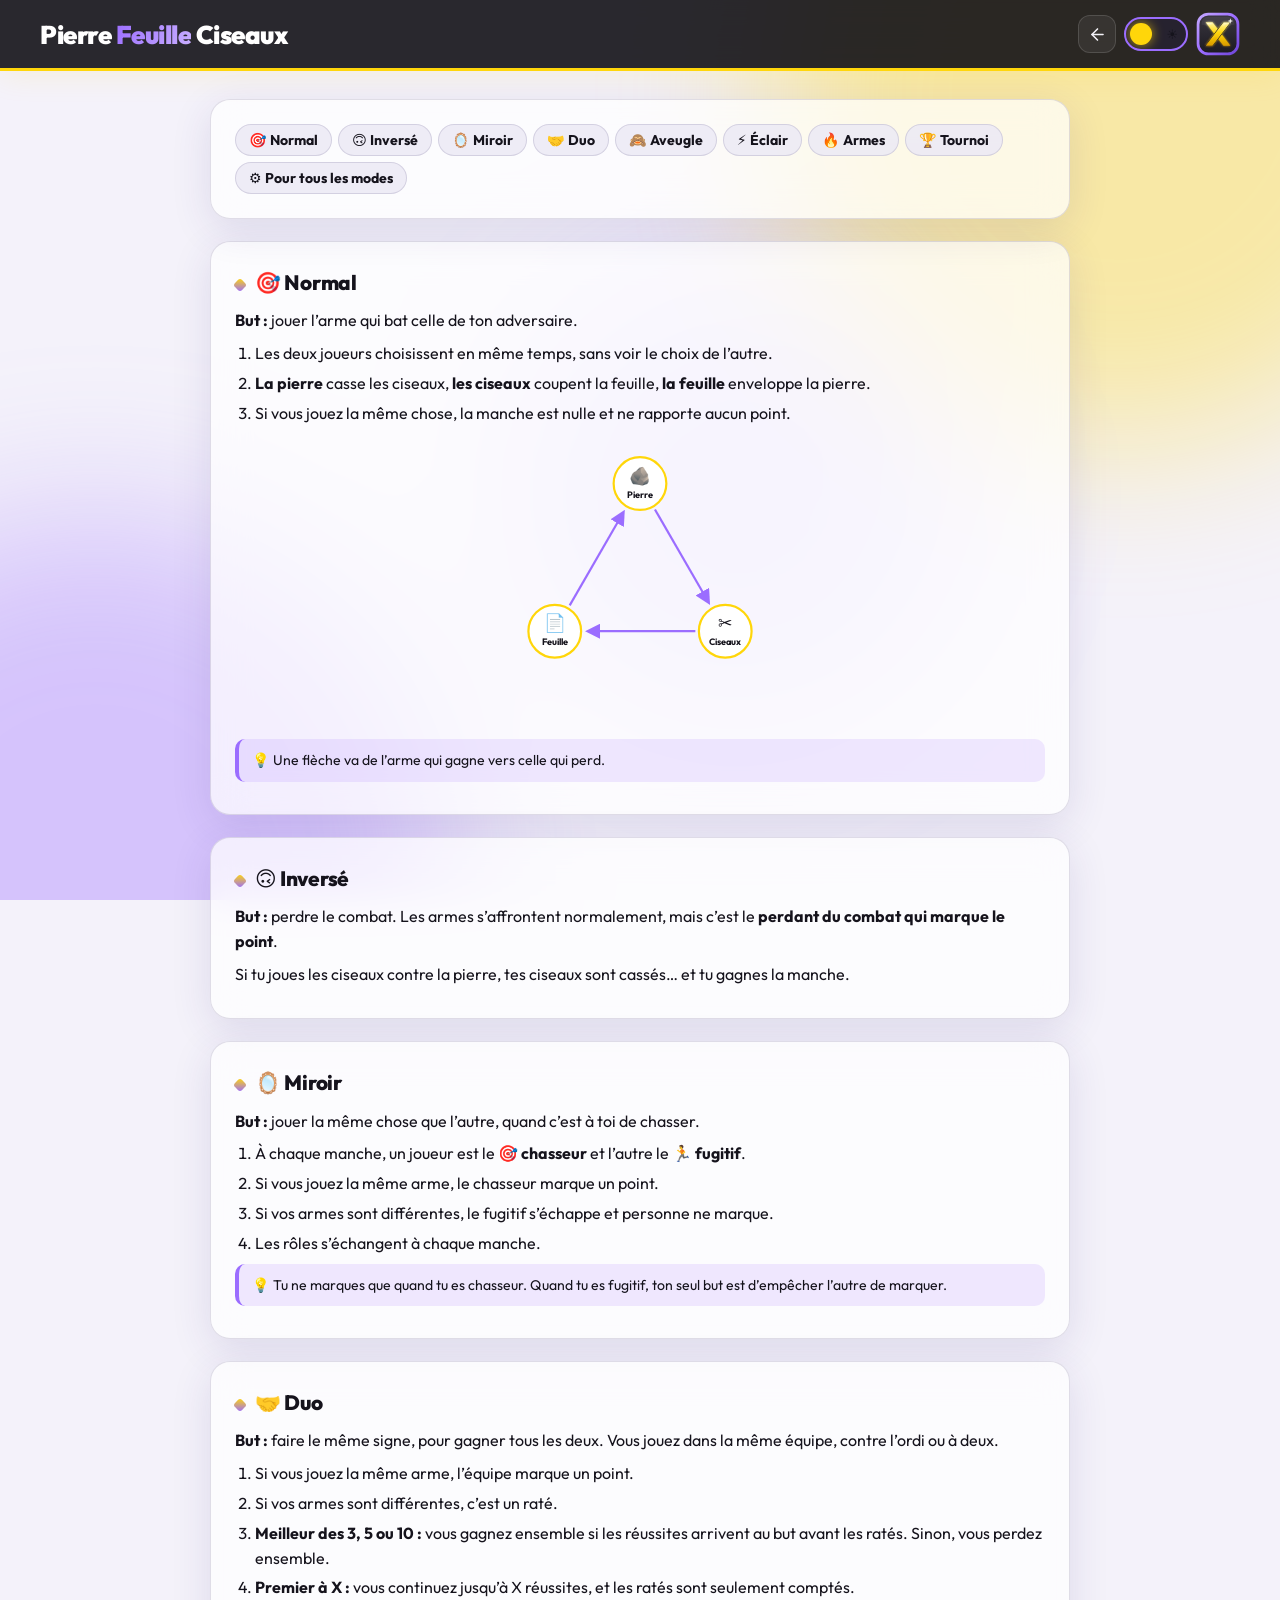
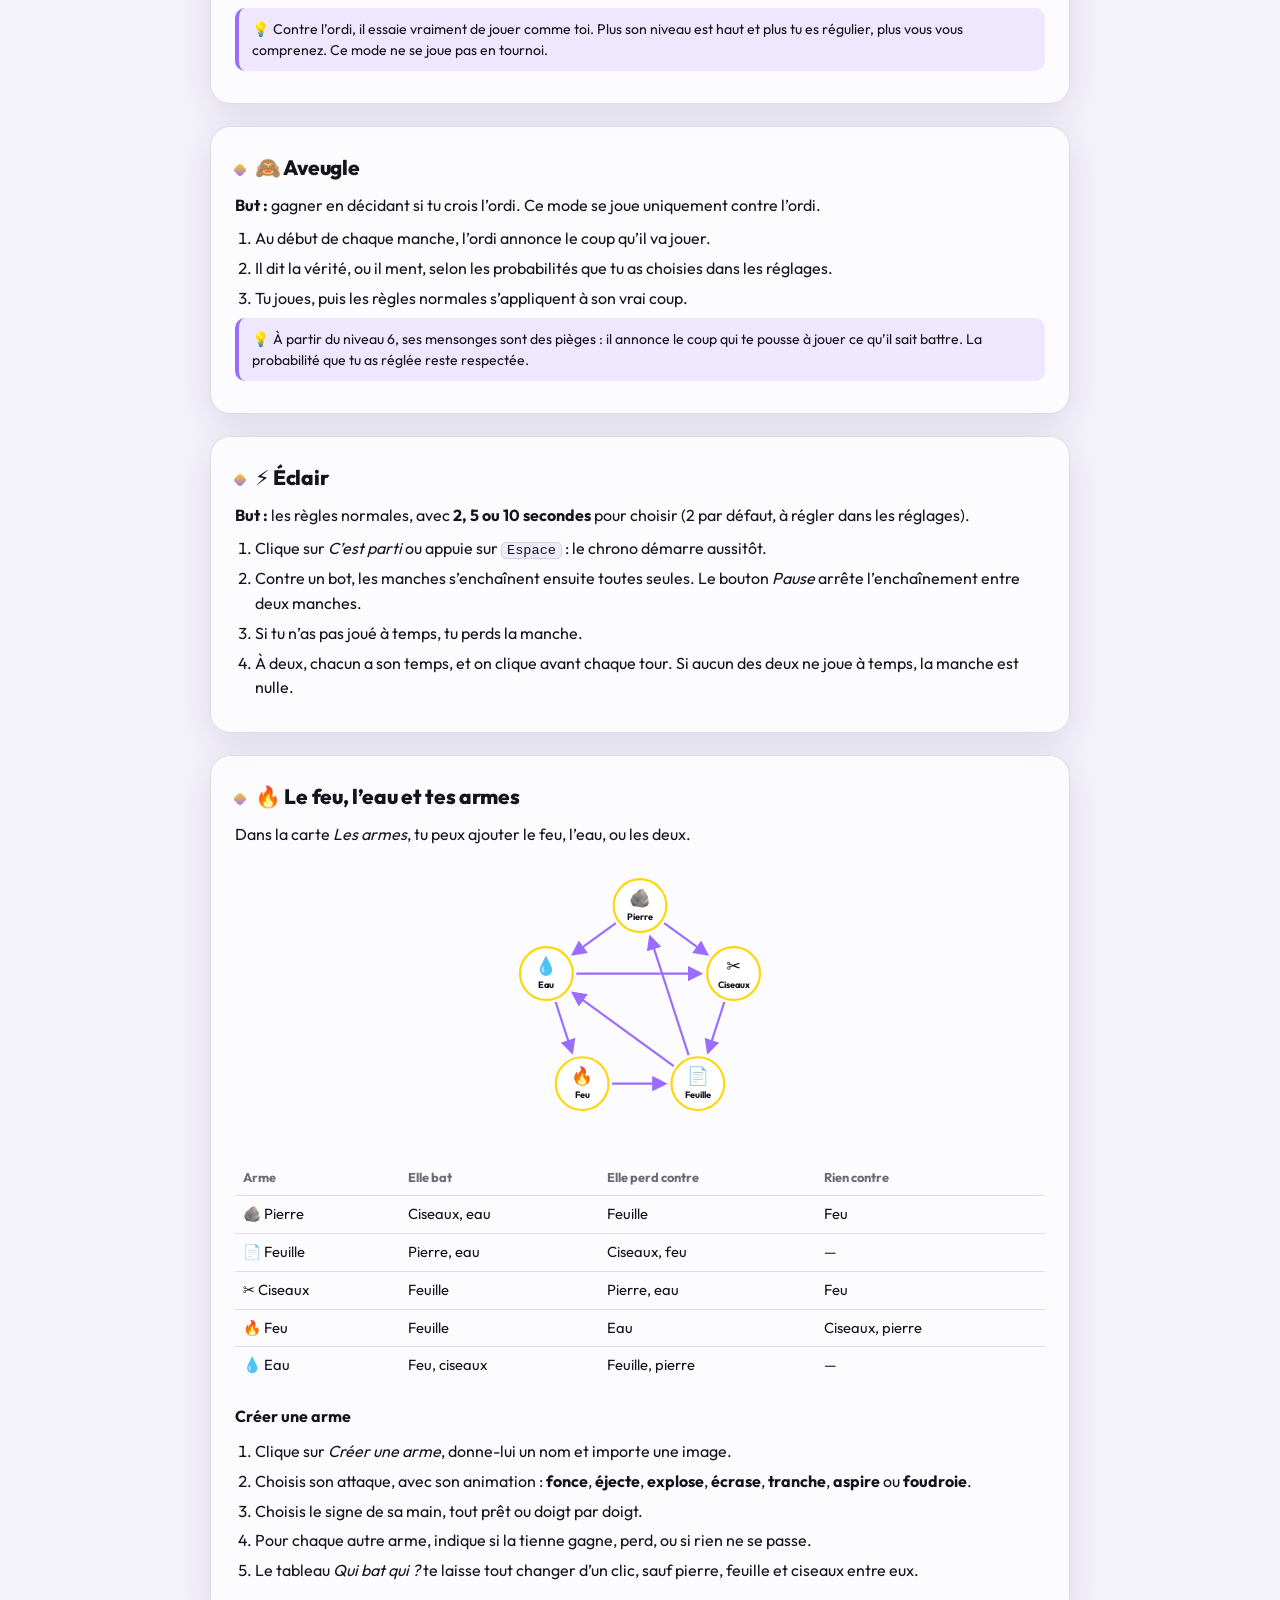
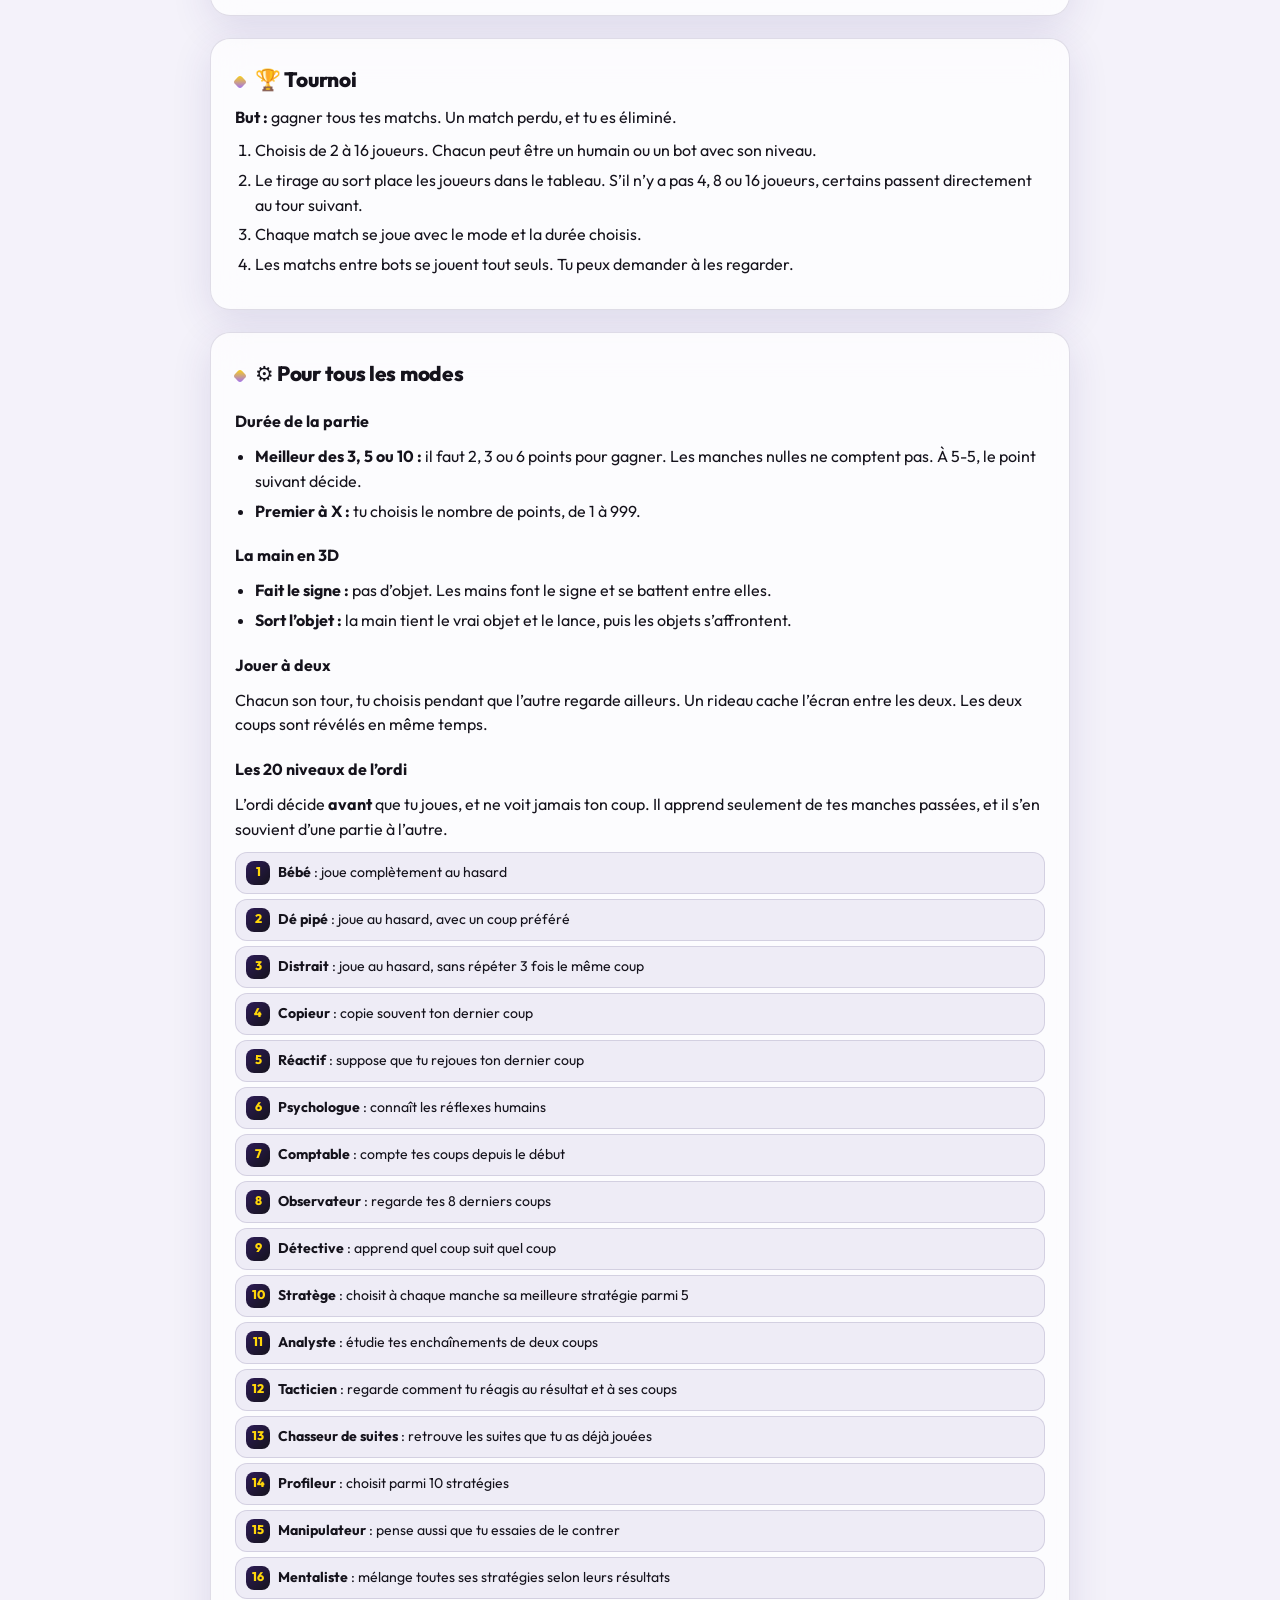
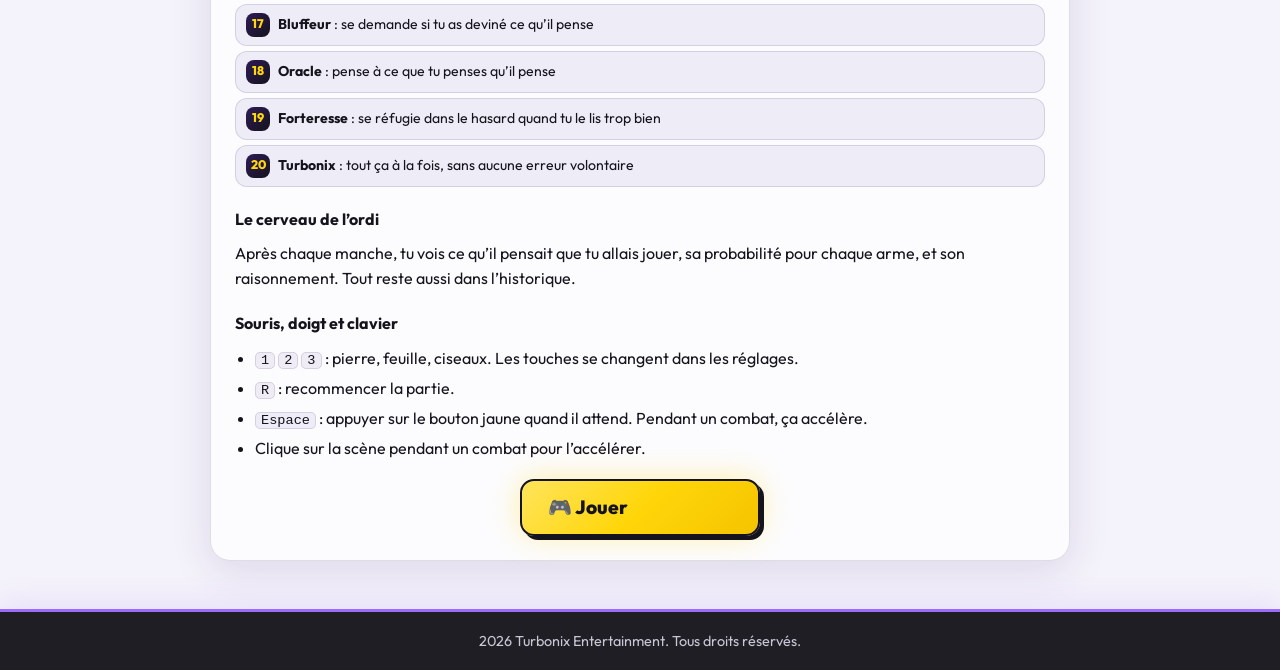
<file: regles.html>
<!DOCTYPE html>
<html lang="fr">
<head>
  <meta charset="UTF-8">
  <meta name="viewport" content="width=device-width, initial-scale=1.0">
  <title>Règles de Pierre Feuille Ciseaux — Turbonix</title>
  <meta name="description" content="Les règles de Pierre Feuille Ciseaux : modes normal, inversé, miroir, aveugle et éclair, tournoi, feu, eau et armes personnalisées.">
  <link rel="icon" href="logo.svg" type="image/svg+xml">
  <script>
    // Applique le thème avant l'affichage pour éviter un flash
    (function () {
      var prefs = {};
      try { prefs = JSON.parse(localStorage.getItem("tx-prefs")) || {}; } catch (e) {}
      var theme = prefs.theme || (matchMedia("(prefers-color-scheme: dark)").matches ? "dark" : "light");
      document.documentElement.dataset.theme = theme;
    })();
  </script>
  <link rel="preconnect" href="https://fonts.googleapis.com">
  <link rel="preconnect" href="https://fonts.gstatic.com" crossorigin>
  <link href="https://fonts.googleapis.com/css2?family=Outfit:wght@400;500;600;700;800;900&display=swap" rel="stylesheet">
  <link rel="stylesheet" href="turbonix.css">
  <link rel="stylesheet" href="style.css">
  <style>
    .rules-page .container { grid-template-columns: 1fr; max-width: 900px; }
    .rules-nav { position: sticky; top: 76px; z-index: 10; }
    .rules-nav .chip { text-decoration: none; }
    .rules-card { scroll-margin-top: 150px; line-height: 1.55; }
    .rules-card ul, .rules-card ol { margin: 8px 0 8px 20px; display: flex; flex-direction: column; gap: 5px; }
    .rules-card p { margin-bottom: 8px; }
    .rules-card h2 { margin-bottom: 10px; }
    .rules-back { margin-top: 18px; }
    .rules-back .btn { text-decoration: none; }
    .level-list { display: grid; grid-template-columns: repeat(auto-fill, minmax(260px, 1fr)); gap: 8px; list-style: none; margin: 10px 0 0 !important; }
    .level-list li { display: flex; align-items: center; gap: 8px; padding: 8px 10px; border-radius: 12px; background: var(--surface-2); border: 1px solid var(--border); font-size: 0.88rem; line-height: 1.3; }
    .cycle-row { display: flex; flex-wrap: wrap; justify-content: center; gap: 12px; margin: 12px 0; }
    .cycle { width: min(290px, 100%); height: auto; }
    .cycle-lines line { stroke: #9b6dff; stroke-width: 2.5; }
    .cycle-nodes circle { fill: var(--surface-solid); stroke: #ffd60a; stroke-width: 2.5; }
    .cycle text { text-anchor: middle; fill: var(--text); }
    .node-emoji { font-size: 20px; }
    .node-name { font-size: 10.5px; font-weight: 700; }
    .rules-table { width: 100%; border-collapse: collapse; margin: 10px 0; font-size: 0.92rem; }
    .rules-table th, .rules-table td { text-align: left; padding: 7px 8px; border-top: 1px solid var(--border); }
    .rules-table th { color: var(--muted); font-size: 0.8rem; border-top: none; }
    @media (max-width: 560px) { .rules-nav { position: static; } }
  </style>
</head>
<body class="rules-page">
  <div class="bg-blobs" aria-hidden="true"><span></span><span></span><span></span></div>

  <header class="site-header">
    <div class="header-inner">
      <h1 class="site-title">Pierre <span>Feuille</span> Ciseaux</h1>
      <div class="header-right">
        <a href="index.html" class="hbtn" title="Retour au jeu" aria-label="Retour au jeu">
          <svg viewBox="0 0 24 24"><path d="M19 12H5"/><path d="m12 19-7-7 7-7"/></svg>
        </a>
        <button id="themeBtn" class="theme-toggle" aria-label="Changer de thème" title="Mode sombre / clair">
          <span class="theme-icon sun">☀️</span>
          <span class="theme-icon moon">🌙</span>
        </button>
        <a href="index.html" class="logo" aria-label="Turbonix Entertainment">
          <img src="logo.svg" alt="Logo Turbonix" width="44" height="44">
        </a>
      </div>
    </div>
  </header>

  <main class="container">
    <nav class="card rules-nav" aria-label="Sommaire des règles">
      <div class="presets">
        <a class="chip" href="#normal">🎯 Normal</a>
        <a class="chip" href="#inverse">🙃 Inversé</a>
        <a class="chip" href="#miroir">🪞 Miroir</a>
        <a class="chip" href="#duo">🤝 Duo</a>
        <a class="chip" href="#aveugle">🙈 Aveugle</a>
        <a class="chip" href="#eclair">⚡ Éclair</a>
        <a class="chip" href="#armes">🔥 Armes</a>
        <a class="chip" href="#tournoi">🏆 Tournoi</a>
        <a class="chip" href="#commun">⚙️ Pour tous les modes</a>
      </div>
    </nav>

    <section class="card rules-card" id="normal">
      <h2>🎯 Normal</h2>
      <p><strong>But :</strong> jouer l’arme qui bat celle de ton adversaire.</p>
      <ol>
        <li>Les deux joueurs choisissent en même temps, sans voir le choix de l’autre.</li>
        <li><strong>La pierre</strong> casse les ciseaux, <strong>les ciseaux</strong> coupent la feuille, <strong>la feuille</strong> enveloppe la pierre.</li>
        <li>Si vous jouez la même chose, la manche est nulle et ne rapporte aucun point.</li>
      </ol>
      <div class="cycle-row" data-cycle="rock,scissors,paper"></div>
      <p class="info">💡 Une flèche va de l’arme qui gagne vers celle qui perd.</p>
    </section>

    <section class="card rules-card" id="inverse">
      <h2>🙃 Inversé</h2>
      <p><strong>But :</strong> perdre le combat. Les armes s’affrontent normalement, mais c’est le <strong>perdant du combat qui marque le point</strong>.</p>
      <p>Si tu joues les ciseaux contre la pierre, tes ciseaux sont cassés… et tu gagnes la manche.</p>
    </section>

    <section class="card rules-card" id="miroir">
      <h2>🪞 Miroir</h2>
      <p><strong>But :</strong> jouer la même chose que l’autre, quand c’est à toi de chasser.</p>
      <ol>
        <li>À chaque manche, un joueur est le <strong>🎯 chasseur</strong> et l’autre le <strong>🏃 fugitif</strong>.</li>
        <li>Si vous jouez la même arme, le chasseur marque un point.</li>
        <li>Si vos armes sont différentes, le fugitif s’échappe et personne ne marque.</li>
        <li>Les rôles s’échangent à chaque manche.</li>
      </ol>
      <p class="info">💡 Tu ne marques que quand tu es chasseur. Quand tu es fugitif, ton seul but est d’empêcher l’autre de marquer.</p>
    </section>

    <section class="card rules-card" id="duo">
      <h2>🤝 Duo</h2>
      <p><strong>But :</strong> faire le même signe, pour gagner tous les deux. Vous jouez dans la même équipe, contre l’ordi ou à deux.</p>
      <ol>
        <li>Si vous jouez la même arme, l’équipe marque un point.</li>
        <li>Si vos armes sont différentes, c’est un raté.</li>
        <li><strong>Meilleur des 3, 5 ou 10 :</strong> vous gagnez ensemble si les réussites arrivent au but avant les ratés. Sinon, vous perdez ensemble.</li>
        <li><strong>Premier à X :</strong> vous continuez jusqu’à X réussites, et les ratés sont seulement comptés.</li>
      </ol>
      <p class="info">💡 Contre l’ordi, il essaie vraiment de jouer comme toi. Plus son niveau est haut et plus tu es régulier, plus vous vous comprenez. Ce mode ne se joue pas en tournoi.</p>
    </section>

    <section class="card rules-card" id="aveugle">
      <h2>🙈 Aveugle</h2>
      <p><strong>But :</strong> gagner en décidant si tu crois l’ordi. Ce mode se joue uniquement contre l’ordi.</p>
      <ol>
        <li>Au début de chaque manche, l’ordi annonce le coup qu’il va jouer.</li>
        <li>Il dit la vérité, ou il ment, selon les probabilités que tu as choisies dans les réglages.</li>
        <li>Tu joues, puis les règles normales s’appliquent à son vrai coup.</li>
      </ol>
      <p class="info">💡 À partir du niveau 6, ses mensonges sont des pièges : il annonce le coup qui te pousse à jouer ce qu’il sait battre. La probabilité que tu as réglée reste respectée.</p>
    </section>

    <section class="card rules-card" id="eclair">
      <h2>⚡ Éclair</h2>
      <p><strong>But :</strong> les règles normales, avec <strong>2, 5 ou 10 secondes</strong> pour choisir (2 par défaut, à régler dans les réglages).</p>
      <ol>
        <li>Clique sur <em>C’est parti</em> ou appuie sur <kbd>Espace</kbd> : le chrono démarre aussitôt.</li>
        <li>Contre un bot, les manches s’enchaînent ensuite toutes seules. Le bouton <em>Pause</em> arrête l’enchaînement entre deux manches.</li>
        <li>Si tu n’as pas joué à temps, tu perds la manche.</li>
        <li>À deux, chacun a son temps, et on clique avant chaque tour. Si aucun des deux ne joue à temps, la manche est nulle.</li>
      </ol>
    </section>

    <section class="card rules-card" id="armes">
      <h2>🔥 Le feu, l’eau et tes armes</h2>
      <p>Dans la carte <em>Les armes</em>, tu peux ajouter le feu, l’eau, ou les deux.</p>
      <div class="cycle-row" data-cycle="rock,scissors,paper,fire,water"></div>
      <table class="rules-table">
        <thead><tr><th>Arme</th><th>Elle bat</th><th>Elle perd contre</th><th>Rien contre</th></tr></thead>
        <tbody>
          <tr><td>🪨 Pierre</td><td>Ciseaux, eau</td><td>Feuille</td><td>Feu</td></tr>
          <tr><td>📄 Feuille</td><td>Pierre, eau</td><td>Ciseaux, feu</td><td>—</td></tr>
          <tr><td>✂️ Ciseaux</td><td>Feuille</td><td>Pierre, eau</td><td>Feu</td></tr>
          <tr><td>🔥 Feu</td><td>Feuille</td><td>Eau</td><td>Ciseaux, pierre</td></tr>
          <tr><td>💧 Eau</td><td>Feu, ciseaux</td><td>Feuille, pierre</td><td>—</td></tr>
        </tbody>
      </table>
      <h3>Créer une arme</h3>
      <ol>
        <li>Clique sur <em>Créer une arme</em>, donne-lui un nom et importe une image.</li>
        <li>Choisis son attaque, avec son animation : <strong>fonce</strong>, <strong>éjecte</strong>, <strong>explose</strong>, <strong>écrase</strong>, <strong>tranche</strong>, <strong>aspire</strong> ou <strong>foudroie</strong>.</li>
        <li>Choisis le signe de sa main, tout prêt ou doigt par doigt.</li>
        <li>Pour chaque autre arme, indique si la tienne gagne, perd, ou si rien ne se passe.</li>
        <li>Le tableau <em>Qui bat qui ?</em> te laisse tout changer d’un clic, sauf pierre, feuille et ciseaux entre eux.</li>
      </ol>
    </section>

    <section class="card rules-card" id="tournoi">
      <h2>🏆 Tournoi</h2>
      <p><strong>But :</strong> gagner tous tes matchs. Un match perdu, et tu es éliminé.</p>
      <ol>
        <li>Choisis de 2 à 16 joueurs. Chacun peut être un humain ou un bot avec son niveau.</li>
        <li>Le tirage au sort place les joueurs dans le tableau. S’il n’y a pas 4, 8 ou 16 joueurs, certains passent directement au tour suivant.</li>
        <li>Chaque match se joue avec le mode et la durée choisis.</li>
        <li>Les matchs entre bots se jouent tout seuls. Tu peux demander à les regarder.</li>
      </ol>
    </section>

    <section class="card rules-card" id="commun">
      <h2>⚙️ Pour tous les modes</h2>

      <h3>Durée de la partie</h3>
      <ul>
        <li><strong>Meilleur des 3, 5 ou 10 :</strong> il faut 2, 3 ou 6 points pour gagner. Les manches nulles ne comptent pas. À 5-5, le point suivant décide.</li>
        <li><strong>Premier à X :</strong> tu choisis le nombre de points, de 1 à 999.</li>
      </ul>

      <h3>La main en 3D</h3>
      <ul>
        <li><strong>Fait le signe :</strong> pas d’objet. Les mains font le signe et se battent entre elles.</li>
        <li><strong>Sort l’objet :</strong> la main tient le vrai objet et le lance, puis les objets s’affrontent.</li>
      </ul>

      <h3>Jouer à deux</h3>
      <p>Chacun son tour, tu choisis pendant que l’autre regarde ailleurs. Un rideau cache l’écran entre les deux. Les deux coups sont révélés en même temps.</p>

      <h3>Les 20 niveaux de l’ordi</h3>
      <p>L’ordi décide <strong>avant</strong> que tu joues, et ne voit jamais ton coup. Il apprend seulement de tes manches passées, et il s’en souvient d’une partie à l’autre.</p>
      <ul class="level-list" id="levelList"></ul>

      <h3>Le cerveau de l’ordi</h3>
      <p>Après chaque manche, tu vois ce qu’il pensait que tu allais jouer, sa probabilité pour chaque arme, et son raisonnement. Tout reste aussi dans l’historique.</p>

      <h3>Souris, doigt et clavier</h3>
      <ul>
        <li><kbd>1</kbd> <kbd>2</kbd> <kbd>3</kbd> : pierre, feuille, ciseaux. Les touches se changent dans les réglages.</li>
        <li><kbd>R</kbd> : recommencer la partie.</li>
        <li><kbd>Espace</kbd> : appuyer sur le bouton jaune quand il attend. Pendant un combat, ça accélère.</li>
        <li>Clique sur la scène pendant un combat pour l’accélérer.</li>
      </ul>

      <div class="actions rules-back"><a class="btn btn-primary" href="index.html">🎮 Jouer</a></div>
    </section>
  </main>

  <footer class="site-footer">
    <p><span id="year"></span> Turbonix Entertainment. Tous droits réservés.</p>
  </footer>

  <script src="js/game.js"></script>
  <script src="js/ai.js"></script>
  <script src="js/regles.js"></script>
</body>
</html>
</file>
<file: turbonix.css>
/* ==========================================================================
   TURBONIX — Style commun des mini-sites Turbonix Entertainment
   Version 1.0 · tiré du site « Pile ou Face »
   Documentation complète : STYLE-TURBONIX.md

   À mettre dans le <head> de chaque site :
     <link rel="preconnect" href="https://fonts.googleapis.com">
     <link rel="preconnect" href="https://fonts.gstatic.com" crossorigin>
     <link href="https://fonts.googleapis.com/css2?family=Outfit:wght@400;500;600;700;800;900&display=swap" rel="stylesheet">
     <link rel="stylesheet" href="turbonix.css">
   ========================================================================== */


/* ---------- 1. Couleurs, polices, arrondis (variables) ---------- */

:root {
  /* Couleurs de marque (identiques en clair et en sombre) */
  --yellow: #ffd60a;
  --yellow-light: #ffe45c;
  --yellow-dark: #e6b800;
  --mauve: #9b6dff;
  --mauve-light: #c9b0ff;
  --mauve-dark: #6f45d9;
  --mauve-deep: #2d1b57;
  --black: #0d0c12;
  --ink: #15131c;
  --white: #ffffff;

  /* Thème clair */
  --bg: #f4f2fa;
  --surface: rgba(255, 255, 255, 0.72);
  --surface-solid: #ffffff;
  --surface-2: rgba(236, 233, 245, 0.85);
  --text: #15131c;
  --muted: #6b6878;
  --border: rgba(120, 110, 150, 0.22);
  --mauve-soft: rgba(155, 109, 255, 0.14);
  --btn-shadow: #15131c;
  --shadow: 0 10px 40px rgba(60, 40, 120, 0.12);
  --warn: #a87900;
  --error: #d6336c;
  --stage-bg: radial-gradient(ellipse at 50% 30%, #3f3558 0%, #241d33 55%, #15111d 100%);
  --blob-1: rgba(255, 214, 10, 0.35);
  --blob-2: rgba(155, 109, 255, 0.35);
  --blob-3: rgba(155, 109, 255, 0.2);

  /* Formes et mouvements */
  --radius: 20px;
  --ease: cubic-bezier(0.22, 0.8, 0.3, 1);
  --spring: cubic-bezier(0.34, 1.56, 0.64, 1);
  --font: "Outfit", "Segoe UI", system-ui, -apple-system, sans-serif;
  --mono: Consolas, "Courier New", monospace;
}

:root[data-theme="dark"] {
  --bg: #08070c;
  --surface: rgba(22, 20, 31, 0.72);
  --surface-solid: #16141f;
  --surface-2: rgba(38, 34, 52, 0.8);
  --text: #f3f1f8;
  --muted: #a39fb3;
  --border: rgba(155, 109, 255, 0.18);
  --mauve-soft: rgba(155, 109, 255, 0.18);
  --btn-shadow: #9b6dff;
  --shadow: 0 10px 40px rgba(0, 0, 0, 0.5);
  --warn: #ffd60a;
  --error: #ff6b9a;
  --stage-bg: radial-gradient(ellipse at 50% 30%, #2a1f45 0%, #140f22 55%, #0a0812 100%);
  --blob-1: rgba(255, 214, 10, 0.16);
  --blob-2: rgba(155, 109, 255, 0.3);
  --blob-3: rgba(111, 69, 217, 0.25);
}


/* ---------- 2. Base ---------- */

* { box-sizing: border-box; margin: 0; padding: 0; }

html { scroll-behavior: smooth; }

body {
  font-family: var(--font);
  background: var(--bg);
  color: var(--text);
  min-height: 100vh;
  display: flex;
  flex-direction: column;
  overflow-x: hidden;
  transition: background 0.5s var(--ease), color 0.5s var(--ease);
}

button { font: inherit; cursor: pointer; color: inherit; }
input, select, textarea { font: inherit; color: var(--text); }
input:focus, select:focus, textarea:focus {
  outline: none;
  border-color: var(--mauve) !important;
  box-shadow: 0 0 0 4px var(--mauve-soft);
}

.hidden { display: none !important; }
.muted { color: var(--muted); }
.small { font-size: 0.85rem; }
.error { color: var(--error); font-size: 0.82rem; }
.warn { color: var(--warn); font-size: 0.82rem; }

code, kbd {
  font-family: var(--mono);
  background: var(--surface-2);
  border: 1px solid var(--border);
  border-radius: 5px;
  padding: 0 5px;
  font-size: 0.85em;
}

h2 { font-size: 1.3rem; font-weight: 800; letter-spacing: -0.3px; }
/* Petit losange jaune → mauve devant chaque titre de carte */
h2::before {
  content: "";
  display: inline-block;
  width: 10px;
  height: 10px;
  margin-right: 10px;
  border-radius: 3px;
  background: linear-gradient(135deg, var(--yellow), var(--mauve));
  vertical-align: middle;
  transform: rotate(45deg);
}
h3 { font-size: 1rem; font-weight: 700; margin: 20px 0 10px; }


/* ---------- 3. Fond animé (3 taches floues qui dérivent) ---------- */
/* <div class="bg-blobs" aria-hidden="true"><span></span><span></span><span></span></div> */

.bg-blobs {
  position: fixed;
  inset: 0;
  z-index: -1;
  overflow: hidden;
  pointer-events: none;
}
.bg-blobs span {
  position: absolute;
  width: 55vmax;
  height: 55vmax;
  border-radius: 50%;
  filter: blur(80px);
  animation: tx-drift 26s ease-in-out infinite alternate;
  transition: background 0.6s;
}
.bg-blobs span:nth-child(1) { background: var(--blob-1); top: -20vmax; right: -15vmax; }
.bg-blobs span:nth-child(2) { background: var(--blob-2); bottom: -25vmax; left: -20vmax; animation-duration: 32s; }
.bg-blobs span:nth-child(3) { background: var(--blob-3); top: 30%; left: 40%; width: 35vmax; height: 35vmax; animation-duration: 22s; }


/* ---------- 4. Header ---------- */

.site-header {
  background: rgba(13, 12, 18, 0.88);
  backdrop-filter: blur(14px);
  -webkit-backdrop-filter: blur(14px);
  border-bottom: 3px solid var(--yellow);
  box-shadow: 0 4px 30px rgba(255, 214, 10, 0.12);
  position: sticky;
  top: 0;
  z-index: 20;
}
.header-inner {
  max-width: 1240px;
  margin: 0 auto;
  padding: 12px 20px;
  display: flex;
  align-items: center;
  justify-content: space-between;
  gap: 12px;
}
.site-title {
  color: var(--white);
  font-size: 1.6rem;
  font-weight: 900;
  letter-spacing: -0.5px;
  white-space: nowrap;
}
/* Le mot mis en avant dans le titre (ex. « ou » dans « Pile ou Face ») */
.site-title span {
  background: linear-gradient(120deg, var(--mauve), var(--mauve-light));
  -webkit-background-clip: text;
  background-clip: text;
  color: transparent;
}
.header-right { display: flex; align-items: center; gap: 8px; }
.logo img { display: block; transition: transform 0.5s var(--spring); }
.logo:hover img { transform: rotate(-10deg) scale(1.1); }

/* Boutons-icônes du header (son, vibration, partage, effacer…) */
.hbtn {
  width: 38px;
  height: 38px;
  display: grid;
  place-items: center;
  border-radius: 12px;
  border: 1.5px solid rgba(255, 255, 255, 0.14);
  background: rgba(255, 255, 255, 0.06);
  color: #f3f1f8;
  transition: background 0.25s, border-color 0.25s, transform 0.3s var(--spring), color 0.25s;
}
.hbtn svg {
  width: 19px;
  height: 19px;
  fill: none;
  stroke: currentColor;
  stroke-width: 2;
  stroke-linecap: round;
  stroke-linejoin: round;
}
.hbtn:hover { border-color: var(--mauve); background: rgba(155, 109, 255, 0.2); transform: translateY(-2px); }
.hbtn:active { transform: scale(0.92); }
/* Bouton à deux états : <svg class="on">…</svg><svg class="off">…</svg>, classe .off sur le bouton */
.hbtn .off { display: none; }
.hbtn.off { color: #8a879a; }
.hbtn.off .on { display: none; }
.hbtn.off .off { display: block; }
.hbtn.danger:hover { border-color: #ff6b9a; background: rgba(255, 107, 154, 0.18); color: #ff8fb3; }

/* Interrupteur clair / sombre */
.theme-toggle {
  position: relative;
  width: 64px;
  height: 34px;
  border-radius: 999px;
  border: 2px solid var(--mauve);
  background: #26222f;
  overflow: hidden;
  flex-shrink: 0;
}
.theme-toggle::after {
  content: "";
  position: absolute;
  top: 4px;
  left: 4px;
  width: 22px;
  height: 22px;
  border-radius: 50%;
  background: var(--yellow);
  box-shadow: 0 0 12px rgba(255, 214, 10, 0.7);
  transition: transform 0.5s var(--spring), background 0.4s, box-shadow 0.4s;
}
:root[data-theme="dark"] .theme-toggle::after {
  transform: translateX(30px);
  background: var(--mauve);
  box-shadow: 0 0 12px rgba(155, 109, 255, 0.8);
}
.theme-icon { position: absolute; top: 50%; font-size: 0.8rem; transform: translateY(-50%); transition: opacity 0.3s; }
.theme-icon.sun { right: 8px; }
.theme-icon.moon { left: 8px; opacity: 0; }
:root[data-theme="dark"] .theme-icon.sun { opacity: 0; }
:root[data-theme="dark"] .theme-icon.moon { opacity: 1; }


/* ---------- 5. Disposition de la page ---------- */

.container {
  flex: 1;
  width: 100%;
  max-width: 1240px;
  margin: 0 auto;
  padding: 28px 20px 48px;
  display: grid;
  grid-template-columns: 1.15fr 1fr;
  gap: 22px;
  align-items: start;
}
/* Carte qui prend toute la largeur (zone principale, personnalisation…) */
.full { grid-column: 1 / -1; }

.card {
  background: var(--surface);
  backdrop-filter: blur(18px);
  -webkit-backdrop-filter: blur(18px);
  border-radius: var(--radius);
  box-shadow: var(--shadow);
  padding: 24px;
  border: 1px solid var(--border);
  transition: background 0.5s var(--ease), border-color 0.5s var(--ease);
  animation: tx-rise 0.7s var(--ease) both;
  scroll-margin-top: 90px;
  min-width: 0;
}
.card:nth-child(2) { animation-delay: 0.08s; }
.card:nth-child(3) { animation-delay: 0.16s; }
.card:nth-child(4) { animation-delay: 0.24s; }

.card-head {
  display: flex;
  align-items: center;
  justify-content: space-between;
  flex-wrap: wrap;
  gap: 12px;
  margin-bottom: 14px;
}

/* Séparateur pointillé à l'intérieur d'une carte */
.divider { margin-top: 18px; padding-top: 14px; border-top: 1px dashed var(--border); }
.hint { text-align: center; margin-top: 14px; font-size: 0.8rem; color: var(--muted); }


/* ---------- 6. Boutons ---------- */

.btn {
  border: 2px solid var(--text);
  border-radius: 14px;
  padding: 12px 26px;
  font-weight: 700;
  background: var(--surface-solid);
  transition: transform 0.25s var(--spring), background 0.2s, box-shadow 0.25s, border-color 0.2s;
}
.btn:hover:not(:disabled) { transform: translateY(-2px); }
.btn:active:not(:disabled) { transform: translateY(2px) scale(0.98); }
.btn:disabled { opacity: 0.55; cursor: not-allowed; }

/* Bouton principal : jaune, ombre décalée « cartoon » + halo + reflet qui passe */
.btn-primary {
  position: relative;
  overflow: hidden;
  background: linear-gradient(135deg, var(--yellow-light), var(--yellow) 50%, #f5c400);
  color: var(--ink);
  border-color: var(--ink);
  box-shadow: 4px 4px 0 var(--btn-shadow), 0 0 30px rgba(255, 214, 10, 0.35);
  font-size: 1.2rem;
  font-weight: 800;
  min-width: 240px;
}
.btn-primary::after {
  content: "";
  position: absolute;
  inset: 0;
  background: linear-gradient(110deg, transparent 30%, rgba(255, 255, 255, 0.65) 50%, transparent 70%);
  transform: translateX(-120%);
  animation: tx-shine 3.5s ease-in-out infinite;
}
.btn-primary:hover:not(:disabled) { box-shadow: 6px 6px 0 var(--btn-shadow), 0 0 40px rgba(255, 214, 10, 0.5); }
.btn-primary:active:not(:disabled) { box-shadow: 1px 1px 0 var(--btn-shadow); }
/* Pendant une action (ajouter la classe .busy sur <body>), le bouton principal pulse */
body.busy .btn-primary { animation: tx-pulse 0.9s ease-in-out infinite; }

.btn-ghost:hover:not(:disabled) { background: var(--mauve-soft); border-color: var(--mauve); }

.btn-small {
  padding: 7px 13px;
  font-size: 0.85rem;
  border-width: 1.5px;
  border-radius: 10px;
}
.btn-small:hover:not(:disabled) { background: var(--mauve-soft); border-color: var(--mauve); }

.btn-danger { background: #e8336f; border-color: #e8336f; color: #fff; }
.btn-danger:hover:not(:disabled) { background: #cc2259 !important; border-color: #cc2259 !important; }

/* Petit bouton carré avec un emoji (ex. 🎲 « au hasard ») */
.icon-btn {
  width: 44px;
  min-height: 40px;
  flex-shrink: 0;
  border: 1.5px solid var(--border);
  border-radius: 12px;
  background: var(--surface-2);
  font-size: 1.1rem;
  transition: transform 0.4s var(--spring), border-color 0.2s;
}
.icon-btn:hover { border-color: var(--mauve); transform: rotate(-20deg) scale(1.08); }
.icon-btn:active { transform: rotate(200deg) scale(0.92); }

.actions { display: flex; gap: 12px; flex-wrap: wrap; justify-content: center; }


/* ---------- 7. Pastilles, sélecteurs, onglets ---------- */

/* Pastilles cliquables (préréglages : D4, D6… ou Euro, Dollar…) */
.presets { display: flex; flex-wrap: wrap; gap: 6px; }
.chip {
  border: 1.5px solid var(--border);
  background: var(--surface-2);
  border-radius: 999px;
  padding: 6px 13px;
  font-weight: 700;
  font-size: 0.88rem;
  transition: all 0.3s var(--spring);
}
.chip:hover { border-color: var(--mauve); transform: translateY(-2px); }
.chip.active {
  background: linear-gradient(135deg, var(--mauve), var(--mauve-dark));
  border-color: var(--mauve);
  color: var(--white);
  box-shadow: 0 4px 14px rgba(155, 109, 255, 0.4);
}

/* Choix entre 2 options avec une pilule mauve qui glisse.
   <div class="pill-switch" data-active="0"><span class="pill-indicator"></span>
     <button class="active">🪙 Pièce</button><button>🎲 Dé</button></div>
   Mettre data-active="1" pour la 2e option. */
.pill-switch {
  position: relative;
  display: grid;
  grid-template-columns: 1fr 1fr;
  width: 240px;
  padding: 4px;
  border-radius: 999px;
  background: var(--surface-2);
  border: 1px solid var(--border);
}
.pill-indicator {
  position: absolute;
  top: 4px;
  bottom: 4px;
  left: 4px;
  width: calc(50% - 4px);
  border-radius: 999px;
  background: linear-gradient(135deg, var(--mauve), var(--mauve-dark));
  box-shadow: 0 4px 16px rgba(155, 109, 255, 0.45);
  transition: transform 0.5s var(--spring);
}
.pill-switch[data-active="1"] .pill-indicator { transform: translateX(100%); }
.pill-switch button {
  position: relative;
  border: none;
  background: none;
  padding: 8px 0;
  font-weight: 700;
  border-radius: 999px;
  transition: color 0.3s;
}
.pill-switch button.active { color: var(--white); }

/* Petit sélecteur à chiffres avec indicateur jaune (ex. « Comparer 1 · 2 · 3 »).
   Mettre data-active="0|1|2" sur .seg */
.seg {
  position: relative;
  display: grid;
  grid-template-columns: repeat(3, 40px);
  padding: 3px;
  border-radius: 12px;
  background: var(--surface-2);
  border: 1px solid var(--border);
}
.seg button { position: relative; border: none; background: none; padding: 5px 0; font-weight: 800; transition: color 0.3s; }
.seg button.active { color: var(--ink); }
.seg-indicator {
  position: absolute;
  top: 3px;
  bottom: 3px;
  left: 3px;
  width: 40px;
  border-radius: 9px;
  background: var(--yellow);
  box-shadow: 0 0 14px rgba(255, 214, 10, 0.45);
  transition: transform 0.45s var(--spring);
}
.seg[data-active="1"] .seg-indicator { transform: translateX(40px); }
.seg[data-active="2"] .seg-indicator { transform: translateX(80px); }

/* Onglets (ex. objets A / B / C) */
.tabs { display: flex; gap: 8px; margin-bottom: 14px; flex-wrap: wrap; }
.tab {
  display: flex;
  align-items: center;
  gap: 8px;
  padding: 5px 12px 5px 5px;
  border-radius: 12px;
  border: 1.5px solid var(--border);
  background: var(--surface-2);
  font-weight: 700;
  transition: all 0.25s var(--ease);
}
.tab.active { border-color: var(--mauve); background: var(--mauve-soft); box-shadow: 0 0 16px rgba(155, 109, 255, 0.25); }

/* Badge lettre (A mauve nuit, B jaune, C blanc) */
.badge {
  display: inline-grid;
  place-items: center;
  width: 26px;
  height: 26px;
  border-radius: 8px;
  font-weight: 900;
  font-size: 0.85rem;
  background: var(--mauve-deep);
  color: var(--yellow);
  flex-shrink: 0;
}
.badge.b { background: var(--yellow); color: var(--ink); }
.badge.c { background: #ffffff; color: var(--mauve-dark); border: 1.5px solid var(--mauve); }


/* ---------- 8. Champs de saisie ---------- */

.field { display: flex; flex-direction: column; gap: 6px; }
.field label { font-weight: 600; font-size: 0.9rem; }
.field label small { color: var(--muted); font-weight: 400; }
.field-row { display: flex; gap: 8px; }
.field-row.wrap { flex-wrap: wrap; }
.input,
.field input[type="number"],
.field input[type="text"] {
  width: 180px;
  padding: 10px 12px;
  border: 1.5px solid var(--border);
  border-radius: 12px;
  background: var(--surface-2);
  font-weight: 700;
  font-size: 1rem;
  transition: border-color 0.2s, box-shadow 0.2s;
}
.input.grow { width: auto; flex: 1; min-width: 0; }

/* Interrupteur on/off
   <label class="switch"><input type="checkbox"><span class="switch-track"><span class="switch-thumb"></span></span>Texte</label> */
.switch { display: flex; align-items: center; gap: 10px; cursor: pointer; font-weight: 700; font-size: 0.9rem; }
.switch input { position: absolute; opacity: 0; pointer-events: none; }
.switch-track {
  width: 48px;
  height: 28px;
  border-radius: 999px;
  background: var(--border);
  position: relative;
  transition: background 0.3s var(--ease), box-shadow 0.3s;
  flex-shrink: 0;
}
.switch-thumb {
  position: absolute;
  top: 3px;
  left: 3px;
  width: 22px;
  height: 22px;
  border-radius: 50%;
  background: var(--white);
  box-shadow: 0 2px 5px rgba(0, 0, 0, 0.3);
  transition: transform 0.4s var(--spring);
}
.switch input:checked + .switch-track { background: var(--mauve); box-shadow: 0 0 14px rgba(155, 109, 255, 0.5); }
.switch input:checked + .switch-track .switch-thumb { transform: translateX(20px); }
.switch input:focus-visible + .switch-track { box-shadow: 0 0 0 4px var(--mauve-soft); }

/* Curseur dégradé mauve → jaune. Mettre style="--fill: 40%" pour la partie remplie */
.range {
  width: 100%;
  height: 8px;
  -webkit-appearance: none;
  appearance: none;
  border-radius: 99px;
  background: linear-gradient(90deg, var(--mauve), var(--yellow)) 0 / var(--fill, 0%) 100% no-repeat, var(--border);
  cursor: pointer;
}
.range::-webkit-slider-thumb {
  -webkit-appearance: none;
  width: 20px;
  height: 20px;
  border-radius: 50%;
  background: var(--white);
  border: 3px solid var(--mauve);
  box-shadow: 0 2px 8px rgba(155, 109, 255, 0.5);
  transition: transform 0.2s var(--spring);
}
.range::-webkit-slider-thumb:hover { transform: scale(1.2); }
.range::-moz-range-thumb {
  width: 16px;
  height: 16px;
  border-radius: 50%;
  background: var(--white);
  border: 3px solid var(--mauve);
}

/* Encadré d'information (mauve) ou d'avertissement (.info.alt, jaune) */
.info {
  background: var(--mauve-soft);
  border-left: 4px solid var(--mauve);
  padding: 11px 13px;
  border-radius: 10px;
  font-size: 0.88rem;
  margin-bottom: 12px;
  line-height: 1.45;
  transition: background 0.3s, border-color 0.3s;
}
.info.alt { background: rgba(255, 214, 10, 0.12); border-left-color: var(--yellow); }


/* ---------- 9. Liste de probabilités (une ligne par choix) ---------- */
/*
  <div class="prob-list">
    <div class="prob-row">
      <span class="prob-index">1</span>
      <input class="prob-name" value="Pile">
      <div class="prob-pct"><input value="50"><span class="eq"></span></div>
      <input class="range prob-range" type="range" min="0" max="100" step="0.01" style="--fill:50%">
    </div>
  </div>
  <div class="prob-total">Total : <strong>100 %</strong></div>
*/

.prob-list {
  display: flex;
  flex-direction: column;
  gap: 8px;
  max-height: 480px;
  overflow-y: auto;
  padding-right: 4px;
}
.prob-row {
  display: grid;
  grid-template-columns: auto 1fr 130px;
  grid-template-areas:
    "idx name pct"
    "idx range range";
  align-items: center;
  gap: 8px 10px;
  padding: 9px 11px;
  border-radius: 14px;
  background: var(--surface-2);
  border: 1px solid transparent;
  transition: background 0.3s, border-color 0.3s;
  animation: tx-rise 0.35s var(--ease) both;
}
.prob-row:hover { border-color: var(--border); }
.prob-row.flash { animation: tx-flash 1.2s var(--ease); }
.prob-index {
  grid-area: idx;
  min-width: 32px;
  height: 32px;
  padding: 0 6px;
  display: grid;
  place-items: center;
  background: linear-gradient(135deg, var(--mauve-deep), var(--ink));
  color: var(--yellow);
  border-radius: 10px;
  font-weight: 800;
  font-size: 0.8rem;
  align-self: start;
}
.prob-name {
  grid-area: name;
  width: 100%;
  min-width: 0;
  padding: 8px 10px;
  border: 1.5px solid var(--border);
  border-radius: 10px;
  background: var(--surface-solid);
  font-weight: 600;
}
.prob-pct { grid-area: pct; position: relative; }
.prob-pct input {
  width: 100%;
  padding: 8px 26px 8px 10px;
  border: 1.5px solid var(--border);
  border-radius: 10px;
  background: var(--surface-solid);
  text-align: right;
  font-weight: 700;
}
/* Le « % » affiché dans le champ */
.prob-pct::after {
  content: "%";
  position: absolute;
  right: 10px;
  top: 50%;
  transform: translateY(-50%);
  color: var(--muted);
  font-size: 0.85rem;
  pointer-events: none;
}
/* Quand on a tapé une fraction (1/3) ou un ratio (1:3), on cache le « % »
   et on montre l'équivalent à gauche (« = 33.33 % ») */
.prob-pct.raw::after { content: ""; }
.prob-pct.raw input { padding-right: 10px; }
.prob-pct.invalid input { border-color: var(--error); animation: tx-shake 0.3s; }
.prob-pct .eq {
  position: absolute;
  left: 10px;
  top: 50%;
  transform: translateY(-50%);
  pointer-events: none;
  font-size: 0.72rem;
  font-weight: 700;
  color: var(--mauve);
  white-space: nowrap;
}
.prob-range { grid-area: range; }

.prob-total {
  margin-top: 16px;
  padding-top: 14px;
  border-top: 1px dashed var(--border);
  display: flex;
  flex-wrap: wrap;
  align-items: center;
  gap: 10px;
  justify-content: space-between;
}
.prob-total strong { transition: color 0.3s; }
.prob-total strong.off { color: var(--warn); }

.pager { display: flex; align-items: center; flex-wrap: wrap; gap: 10px; margin-top: 12px; font-size: 0.88rem; }


/* ---------- 10. Zone de jeu / scène ---------- */
/* Fond sombre avec un halo conique qui tourne lentement (plus vite avec .rolling) */

.stage-zone {
  position: relative;
  width: 100%;
  height: 320px;
  border-radius: 22px;
  background: var(--stage-bg);
  border: 1px solid var(--border);
  overflow: hidden;
  box-shadow: inset 0 -30px 60px rgba(0, 0, 0, 0.08);
  transition: background 0.5s;
}
.stage-zone::before {
  content: "";
  position: absolute;
  inset: -40%;
  background: conic-gradient(from 0deg, transparent, rgba(255, 214, 10, 0.12), transparent 30%, rgba(155, 109, 255, 0.16), transparent 60%);
  animation: tx-spin 14s linear infinite;
  opacity: 0.7;
  pointer-events: none;
}
.stage-zone.rolling::before { animation-duration: 2.5s; opacity: 1; }
/* Onde de choc + flash jaune quand un résultat tombe (ajouter puis retirer .landed) */
.stage-zone::after {
  content: "";
  position: absolute;
  left: 50%;
  top: 55%;
  width: 40px;
  height: 40px;
  margin: -20px 0 0 -20px;
  border-radius: 50%;
  border: 3px solid var(--yellow);
  opacity: 0;
  pointer-events: none;
}
.stage-zone.landed { animation: tx-flash-zone 0.7s var(--ease); }
.stage-zone.landed::after { animation: tx-shockwave 0.9s var(--ease); }
/* Événement rare (ex. pièce sur la tranche) : la zone clignote en doré */
.stage-zone.jackpot { animation: tx-jackpot 1.2s ease-in-out 3; border-color: var(--yellow); }

/* Particules d'explosion (créées en JS, voir STYLE-TURBONIX.md) */
.particle {
  position: absolute;
  left: 50%;
  top: 50%;
  border-radius: 50%;
  pointer-events: none;
  box-shadow: 0 0 8px currentColor;
}
.particle.star {
  border-radius: 0;
  clip-path: polygon(50% 0, 61% 35%, 98% 35%, 68% 57%, 79% 91%, 50% 70%, 21% 91%, 32% 57%, 2% 35%, 39% 35%);
}

/* Bannière « INCROYABLE ! » au-dessus de la zone */
.banner {
  position: absolute;
  left: 50%;
  top: 14%;
  transform: translateX(-50%);
  display: flex;
  flex-direction: column;
  align-items: center;
  pointer-events: none;
  animation: tx-banner 3.6s var(--spring) forwards;
  z-index: 2;
}
.banner span {
  font-size: clamp(1.6rem, 5vw, 2.8rem);
  font-weight: 900;
  letter-spacing: 2px;
  background: linear-gradient(90deg, var(--yellow), #fff, var(--mauve), var(--yellow));
  background-size: 300% 100%;
  -webkit-background-clip: text;
  background-clip: text;
  color: transparent;
  filter: drop-shadow(0 0 12px rgba(255, 214, 10, 0.8));
  animation: tx-shimmer 1.2s linear infinite;
}
.banner small { color: #fff; font-weight: 800; text-shadow: 0 0 10px var(--mauve); }

/* Résultat sous la zone : petite étiquette + valeur surlignée en jaune */
.result {
  text-align: center;
  font-size: 1.2rem;
  font-weight: 700;
  min-height: 3.2em;
  display: flex;
  flex-wrap: wrap;
  align-items: center;
  justify-content: center;
  gap: 4px 8px;
  max-width: 100%;
}
.result.reveal { animation: tx-reveal 0.55s var(--spring); }
.result-label {
  font-size: 0.75rem;
  text-transform: uppercase;
  letter-spacing: 1.5px;
  color: var(--muted);
}
.result strong {
  background: linear-gradient(135deg, var(--yellow-light), var(--yellow));
  color: var(--ink);
  padding: 3px 12px;
  border-radius: 8px;
  line-height: 1.7;
  box-shadow: 0 4px 18px rgba(255, 214, 10, 0.35);
  -webkit-box-decoration-break: clone;
  box-decoration-break: clone;
  overflow-wrap: anywhere;
}
.result .line { flex-basis: 100%; }
.jackpot-title {
  flex-basis: 100%;
  font-size: 1.4rem;
  font-weight: 900;
  letter-spacing: 3px;
  color: var(--yellow);
  text-shadow: 0 0 14px rgba(255, 214, 10, 0.7);
}


/* ---------- 11. Statistiques et historique ---------- */

/* Chiffres clés : 4 cases (2 sur téléphone) */
.kpis { display: grid; grid-template-columns: repeat(4, 1fr); gap: 10px; margin-bottom: 18px; }
.kpi {
  background: var(--surface-2);
  border-radius: 14px;
  padding: 12px 8px;
  display: flex;
  flex-direction: column;
  align-items: center;
  text-align: center;
  min-width: 0;
  border: 1px solid var(--border);
}
.kpi-value {
  font-size: 1.3rem;
  font-weight: 900;
  max-width: 100%;
  overflow: hidden;
  text-overflow: ellipsis;
  white-space: nowrap;
}
.kpi-label { font-size: 0.72rem; color: var(--muted); text-transform: uppercase; letter-spacing: 0.8px; }

/* Barres : partie remplie = obtenu, trait vertical = visé */
.bars { display: flex; flex-direction: column; gap: 10px; }
.bar-row { font-size: 0.88rem; }
.bar-label { display: flex; justify-content: space-between; gap: 8px; margin-bottom: 4px; }
.bar-label > span { overflow: hidden; text-overflow: ellipsis; white-space: nowrap; font-weight: 600; }
.bar-label small { white-space: nowrap; font-weight: 700; }
.bar { height: 10px; background: var(--surface-2); border-radius: 99px; position: relative; border: 1px solid var(--border); }
.bar-fill {
  height: 100%;
  background: linear-gradient(90deg, var(--mauve), var(--yellow));
  border-radius: 99px;
  box-shadow: 0 0 10px rgba(155, 109, 255, 0.4);
  transition: width 0.8s var(--ease);
}
.bar-target { position: absolute; top: -4px; bottom: -4px; width: 2px; background: var(--text); border-radius: 2px; transition: left 0.8s var(--ease); }

/* Tableau de comparaison */
.compare-table { margin-bottom: 16px; overflow-x: auto; }
.compare-table table { width: 100%; border-collapse: collapse; font-size: 0.88rem; }
.compare-table th { text-align: left; color: var(--muted); font-weight: 600; font-size: 0.78rem; padding: 6px 8px; }
.compare-table td { padding: 8px; border-top: 1px solid var(--border); }
.compare-table tr { transition: background 0.2s; }
.compare-table tbody tr:hover, .compare-table tr.active { background: var(--mauve-soft); }

/* « 10 derniers » : cartes en grille, la plus récente bordée de jaune */
.recent-list {
  list-style: none;
  display: grid;
  grid-template-columns: repeat(auto-fill, minmax(190px, 1fr));
  gap: 8px;
}
.recent-item {
  display: flex;
  align-items: center;
  gap: 8px;
  min-width: 0;
  padding: 8px 12px;
  border-radius: 12px;
  background: var(--surface-2);
  border: 1px solid var(--border);
  font-size: 0.9rem;
  animation: tx-rise 0.35s var(--ease) both;
}
.recent-item:first-child { border-color: var(--yellow); box-shadow: 0 0 14px rgba(255, 214, 10, 0.25); }
.recent-item .badge { width: 22px; height: 22px; font-size: 0.75rem; }
.recent-obj { color: var(--muted); font-weight: 600; white-space: nowrap; }
.recent-arrow { color: var(--mauve); font-weight: 800; }
.recent-item strong { overflow: hidden; text-overflow: ellipsis; white-space: nowrap; }
.recent-item small { margin-left: auto; white-space: nowrap; }

/* Historique long : petites étiquettes noir/jaune et mauve/blanc en alternance */
.history { display: flex; flex-wrap: wrap; gap: 6px; max-height: 150px; overflow-y: auto; }
.history-item {
  padding: 3px 10px;
  border-radius: 8px;
  background: #1d1530;
  color: var(--yellow);
  font-size: 0.82rem;
  font-weight: 700;
  animation: tx-rise 0.3s var(--ease) both;
}
.history-item.alt { background: var(--mauve); color: var(--white); }

/* Aide repliable « Comment lire… ? » */
.help {
  margin-top: 16px;
  background: var(--surface-2);
  border: 1px solid var(--border);
  border-radius: 14px;
  padding: 10px 14px;
  font-size: 0.88rem;
}
.help summary { cursor: pointer; font-weight: 700; color: var(--mauve); }
.help ul { margin: 10px 0 4px 18px; display: flex; flex-direction: column; gap: 6px; line-height: 1.45; }


/* ---------- 12. Couleurs personnalisables ---------- */

.swatches { display: flex; flex-wrap: wrap; gap: 8px; align-items: center; }
.swatch {
  width: 30px;
  height: 30px;
  border-radius: 50%;
  border: 2px solid var(--border);
  background: var(--c);
  box-shadow: inset 0 -4px 8px rgba(0, 0, 0, 0.25);
  transition: transform 0.3s var(--spring), border-color 0.2s;
}
.swatch:hover { transform: scale(1.12); }
.swatch.active { border-color: var(--mauve); box-shadow: 0 0 0 3px var(--mauve-soft), inset 0 -4px 8px rgba(0, 0, 0, 0.25); transform: scale(1.1); }
.swatch.mini { width: 26px; height: 26px; }
.color-search { display: flex; align-items: center; gap: 8px; margin: 10px 0 4px; }
.color-preview {
  width: 34px;
  height: 34px;
  flex-shrink: 0;
  border-radius: 10px;
  border: 2px solid var(--border);
  box-shadow: inset 0 -4px 8px rgba(0, 0, 0, 0.25);
  transition: background 0.2s;
}
.color-input {
  flex: 1;
  min-width: 0;
  max-width: 220px;
  padding: 8px 10px;
  border: 1.5px solid var(--border);
  border-radius: 10px;
  background: var(--surface-2);
  font-family: var(--mono);
  font-weight: 700;
}
.color-pick {
  position: relative;
  width: 34px;
  height: 34px;
  display: grid;
  place-items: center;
  border-radius: 10px;
  border: 1.5px dashed var(--mauve);
  cursor: pointer;
  flex-shrink: 0;
}
.color-pick input { position: absolute; inset: 0; opacity: 0; cursor: pointer; width: 100%; height: 100%; }


/* ---------- 13. Fenêtres, notifications, footer ---------- */

.dialog {
  margin: auto;
  width: min(560px, calc(100vw - 32px));
  max-height: calc(100vh - 40px);
  overflow-y: auto;
  padding: 26px;
  border-radius: 22px;
  border: 1px solid var(--border);
  background: var(--surface-solid);
  color: var(--text);
  box-shadow: 0 30px 80px rgba(0, 0, 0, 0.45);
  position: relative;
}
.dialog[open] { animation: tx-pop 0.4s var(--spring); }
.dialog::backdrop { background: rgba(8, 7, 12, 0.6); backdrop-filter: blur(6px); }
.dialog.small { width: min(440px, calc(100vw - 32px)); }
.dialog h3 { margin-top: 22px; }
.dialog p { margin-bottom: 10px; line-height: 1.5; }
.dialog-close { position: absolute; top: 14px; right: 14px; }
.dialog-close button {
  width: 34px;
  height: 34px;
  border-radius: 10px;
  border: 1px solid var(--border);
  background: var(--surface-2);
}
.dialog-actions { display: flex; justify-content: flex-end; gap: 10px; margin-top: 18px; }

/* Notification en bas de l'écran : ajouter .show pendant ~2,6 s */
.toast {
  position: fixed;
  left: 50%;
  bottom: 26px;
  transform: translate(-50%, 30px);
  padding: 12px 20px;
  border-radius: 14px;
  background: var(--ink);
  color: #fff;
  font-weight: 600;
  border: 1px solid var(--mauve);
  box-shadow: 0 10px 40px rgba(155, 109, 255, 0.35);
  opacity: 0;
  pointer-events: none;
  transition: opacity 0.35s var(--ease), transform 0.45s var(--spring);
  z-index: 50;
  max-width: calc(100vw - 32px);
  text-align: center;
}
.toast.show { opacity: 1; transform: translate(-50%, 0); }

.site-footer {
  background: rgba(13, 12, 18, 0.92);
  color: #c9c6d6;
  text-align: center;
  padding: 20px;
  font-size: 0.9rem;
  border-top: 3px solid var(--mauve);
  box-shadow: 0 -4px 30px rgba(155, 109, 255, 0.15);
}


/* ---------- 14. Animations ---------- */

@keyframes tx-rise { from { opacity: 0; transform: translateY(18px); } to { opacity: 1; transform: none; } }
@keyframes tx-drift { from { transform: translate(0, 0) scale(1); } to { transform: translate(-8vmax, 6vmax) scale(1.15); } }
@keyframes tx-shine { 0%, 60% { transform: translateX(-120%); } 100% { transform: translateX(120%); } }
@keyframes tx-pulse { 50% { box-shadow: 4px 4px 0 var(--btn-shadow), 0 0 50px rgba(255, 214, 10, 0.7); } }
@keyframes tx-reveal { from { opacity: 0; transform: translateY(10px) scale(0.92); } to { opacity: 1; transform: none; } }
@keyframes tx-pop { from { opacity: 0; transform: scale(0.9) translateY(10px); } }
@keyframes tx-spin { to { transform: rotate(360deg); } }
@keyframes tx-shake { 25% { transform: translateX(-3px); } 75% { transform: translateX(3px); } }
@keyframes tx-flash { 0%, 40% { background: var(--mauve-soft); border-color: var(--mauve); } }
@keyframes tx-flash-zone {
  0% { box-shadow: inset 0 0 0 3px var(--yellow), 0 0 40px rgba(255, 214, 10, 0.5); }
  100% { box-shadow: inset 0 -30px 60px rgba(0, 0, 0, 0.08); }
}
@keyframes tx-shockwave { 0% { opacity: 0.9; transform: scale(0.4); } 100% { opacity: 0; transform: scale(7); border-width: 1px; } }
@keyframes tx-jackpot {
  0%, 100% { box-shadow: inset 0 0 0 2px var(--yellow), 0 0 30px rgba(255, 214, 10, 0.4); }
  50% { box-shadow: inset 0 0 60px rgba(255, 214, 10, 0.5), 0 0 70px rgba(155, 109, 255, 0.7); }
}
@keyframes tx-banner {
  0% { opacity: 0; transform: translateX(-50%) scale(0.3) rotate(-8deg); }
  12% { opacity: 1; transform: translateX(-50%) scale(1.15) rotate(2deg); }
  20% { transform: translateX(-50%) scale(1) rotate(0); }
  85% { opacity: 1; }
  100% { opacity: 0; transform: translateX(-50%) translateY(-20px) scale(1); }
}
@keyframes tx-shimmer { to { background-position: -300% 0; } }


/* ---------- 15. Tablette et téléphone ---------- */

/* Tablette en portrait et moins : une seule colonne */
@media (max-width: 899px) {
  .container { grid-template-columns: 1fr; padding: 18px 16px 30px; }
  .desktop-only { display: none !important; }
}

/* Téléphone */
@media (max-width: 560px) {
  .site-title { font-size: 1.15rem; }
  .header-inner { padding: 10px 12px; }
  .header-right { gap: 5px; }
  .hbtn { width: 32px; height: 32px; border-radius: 10px; }
  .hbtn svg { width: 16px; height: 16px; }
  .theme-toggle { width: 52px; height: 30px; }
  .theme-toggle::after { width: 18px; height: 18px; }
  :root[data-theme="dark"] .theme-toggle::after { transform: translateX(22px); }
  .logo img { width: 34px; height: 34px; }
  .card { padding: 18px 14px; }
  .stage-zone { height: 260px; }
  .btn-primary { min-width: 0; width: 100%; }
  .actions, .actions .btn { width: 100%; }
  .prob-row { grid-template-columns: auto 1fr 104px; }
  .kpis { grid-template-columns: repeat(2, 1fr); }
  .recent-list { grid-template-columns: 1fr; }
}

/* Très petit téléphone */
@media (max-width: 400px) {
  .theme-icon { display: none; }
  .hbtn { width: 30px; height: 30px; }
}

/* Respecte le réglage « réduire les animations » du système */
@media (prefers-reduced-motion: reduce) {
  *, *::before, *::after {
    animation-duration: 0.01ms !important;
    animation-iteration-count: 1 !important;
    transition-duration: 0.01ms !important;
  }
}
</file>
<file: style.css>
/* ==========================================================================
   Pierre Feuille Ciseaux : styles propres au site (le reste est dans turbonix.css)
   ========================================================================== */

a.hbtn { text-decoration: none; }
.chip { color: inherit; }

/* ---------- Haut de la carte : modes ---------- */

.play-top { display: flex; align-items: center; justify-content: space-between; flex-wrap: wrap; gap: 10px; }
.mode-tabs { margin-bottom: 0; }
.mode-tabs .tab { transition: all 0.3s var(--spring); }
.mode-tabs .tab:hover { border-color: var(--mauve); transform: translateY(-2px); }
.mode-tabs .badge { background: var(--mauve-soft); font-size: 0.9rem; transition: transform 0.4s var(--spring); }
.mode-tabs .tab.active .badge { transform: scale(1.12) rotate(-6deg); }
.rules-link { text-decoration: none; color: inherit; white-space: nowrap; }
.mode-desc { margin: 12px 0 14px; min-height: 1.3em; line-height: 1.45; }
.look-label { font-weight: 700; font-size: 0.9rem; margin-bottom: 8px; }
.look-label strong { color: var(--mauve); }
.setting + .setting { margin-top: 18px; padding-top: 14px; border-top: 1px dashed var(--border); }
.setting .small { margin-top: 8px; line-height: 1.4; }
.key-head { display: flex; align-items: center; justify-content: space-between; gap: 10px; }

.opp-row { display: flex; align-items: center; justify-content: space-between; flex-wrap: wrap; gap: 10px; margin-bottom: 14px; }
.match-info { font-weight: 700; font-size: 0.88rem; color: var(--muted); }
.match-info strong { color: var(--text); }

.pill-switch.wide { width: min(340px, 100%); }
.pill-switch.wide button { font-size: 0.92rem; }
.pill-switch.three { grid-template-columns: repeat(3, 1fr); width: min(390px, 100%); }
.pill-switch.three .pill-indicator { width: calc((100% - 8px) / 3); }
.pill-switch.three[data-active="1"] .pill-indicator { transform: translateX(100%); }
.pill-switch.three[data-active="2"] .pill-indicator { transform: translateX(200%); }
.pill-switch.three button { font-size: 0.92rem; white-space: nowrap; }

/* ---------- Le score ---------- */

.turnbar {
  position: relative;
  display: grid;
  grid-template-columns: 1fr 1fr;
  padding: 5px;
  margin-bottom: 14px;
  border-radius: 18px;
  background: var(--surface-2);
  border: 1px solid var(--border);
}
.turn-glider {
  position: absolute;
  top: 5px;
  bottom: 5px;
  left: 5px;
  width: calc(50% - 5px);
  border-radius: 14px;
  background: linear-gradient(135deg, var(--yellow-light), var(--yellow) 60%, #f5c400);
  box-shadow: 0 6px 24px rgba(255, 214, 10, 0.45);
  transition: transform 0.55s var(--spring), opacity 0.35s;
}
.turnbar[data-active="1"] .turn-glider { transform: translateX(100%); }
.turnbar.waiting .turn-glider { opacity: 0; }
.turnbar.choosing .turn-glider { animation: pfc-turn-pulse 1.6s ease-in-out infinite; }
.turn-side {
  position: relative;
  display: flex;
  align-items: center;
  justify-content: center;
  flex-wrap: wrap;
  gap: 4px 10px;
  padding: 9px 8px;
  min-width: 0;
  font-weight: 800;
  font-size: 1.05rem;
  color: var(--muted);
  transition: color 0.3s, transform 0.45s var(--spring);
}
.turn-side.active { color: var(--ink); transform: scale(1.03); }
.turn-name { overflow: hidden; text-overflow: ellipsis; white-space: nowrap; max-width: 100%; }
.turn-role { font-size: 0.78rem; font-weight: 700; }
.turn-role:empty { display: none; }
.turn-score {
  display: inline-grid;
  place-items: center;
  min-width: 36px;
  height: 36px;
  padding: 0 8px;
  border-radius: 12px;
  font-size: 1.25rem;
  font-weight: 900;
  color: var(--yellow);
  background: linear-gradient(135deg, var(--mauve-deep), var(--ink));
  box-shadow: 0 3px 0 rgba(0, 0, 0, 0.3);
}
.turn-score.pop { animation: pfc-score 0.6s var(--spring); }
.pips { display: inline-flex; gap: 4px; flex-wrap: wrap; justify-content: center; }
.pip { width: 11px; height: 11px; border-radius: 50%; background: var(--border); box-shadow: inset 0 1px 2px rgba(0, 0, 0, 0.25); transition: background 0.3s, transform 0.4s var(--spring); }
.pip.on { background: var(--mauve); box-shadow: 0 0 8px rgba(155, 109, 255, 0.7); transform: scale(1.12); }
.turn-side.active .pip { background: rgba(21, 19, 28, 0.2); }
.turn-side.active .pip.on { background: var(--mauve-dark); }

.status { margin-top: 12px; min-height: 2.6em; }
.move-info { text-align: center; min-height: 1.2em; margin-bottom: 12px; line-height: 1.4; }

/* ---------- La scène ---------- */

.arena { height: clamp(320px, 42vw, 470px); cursor: default; }
.arena.skippable { cursor: pointer; }
.arena::before { inset: auto; left: calc(50% - 900px); top: calc(50% - 900px); width: 1800px; height: 1800px; }
.arena::after { top: 58%; }
.stage-canvas { position: absolute; inset: 0; width: 100%; height: 100%; display: block; }

.chant {
  position: absolute;
  left: 50%;
  top: 11%;
  transform: translateX(-50%);
  z-index: 2;
  pointer-events: none;
  font-size: clamp(1.5rem, 5vw, 2.8rem);
  font-weight: 900;
  letter-spacing: 1px;
  white-space: nowrap;
  color: #fff;
  text-shadow: 0 0 18px rgba(155, 109, 255, 0.95), 0 3px 0 rgba(0, 0, 0, 0.5);
}
.chant span { display: inline-block; animation: pfc-chant 0.42s var(--spring) both; }
.chant .last {
  background: linear-gradient(90deg, var(--yellow), #fff, var(--yellow));
  -webkit-background-clip: text;
  background-clip: text;
  color: transparent;
  filter: drop-shadow(0 0 12px rgba(255, 214, 10, 0.85));
  text-shadow: none;
}

/* Bulle de l'annonce en mode aveugle */
.bubble {
  position: absolute;
  right: 5%;
  top: 7%;
  z-index: 3;
  display: flex;
  align-items: center;
  gap: 8px;
  max-width: min(330px, 70%);
  padding: 9px 14px;
  border-radius: 16px;
  background: #fff;
  color: var(--ink);
  font-weight: 800;
  font-size: 0.95rem;
  box-shadow: 0 8px 30px rgba(0, 0, 0, 0.45), 0 0 0 2px var(--mauve);
  animation: tx-pop 0.4s var(--spring);
}
.bubble::after {
  content: "";
  position: absolute;
  right: 26px;
  bottom: -9px;
  width: 18px;
  height: 18px;
  background: #fff;
  transform: rotate(45deg);
  box-shadow: 2px 2px 0 var(--mauve);
}
.bubble .w-ico { width: 34px; height: 34px; }

/* Le chrono du mode éclair */
.blitz-ring {
  --left: 1;
  position: absolute;
  left: 50%;
  top: 44%;
  transform: translate(-50%, -50%);
  z-index: 3;
  width: 112px;
  height: 112px;
  border-radius: 50%;
  display: grid;
  place-items: center;
  background: conic-gradient(var(--yellow) calc(var(--left) * 360deg), rgba(255, 255, 255, 0.12) 0);
  box-shadow: 0 0 36px rgba(255, 214, 10, 0.5);
  pointer-events: none;
}
.blitz-ring::before { content: ""; position: absolute; inset: 9px; border-radius: 50%; background: #15111d; }
.blitz-ring span { position: relative; color: #fff; font-size: 1.9rem; font-weight: 900; font-variant-numeric: tabular-nums; }
.blitz-ring.urgent { background: conic-gradient(#ff4d6d calc(var(--left) * 360deg), rgba(255, 255, 255, 0.12) 0); box-shadow: 0 0 40px rgba(255, 77, 109, 0.75); animation: tx-shake 0.2s infinite; }

/* Le rideau à deux joueurs */
.curtain {
  position: absolute;
  inset: 0;
  z-index: 4;
  display: flex;
  flex-direction: column;
  align-items: center;
  justify-content: center;
  gap: 8px;
  padding: 18px;
  text-align: center;
  color: #fff;
  cursor: pointer;
  background: linear-gradient(145deg, rgba(45, 27, 87, 0.97), rgba(13, 12, 18, 0.98));
  animation: pfc-curtain 0.45s var(--ease);
}
.curtain strong { font-size: clamp(1.3rem, 4vw, 2rem); font-weight: 900; color: var(--yellow); }
.curtain .small { color: #d8d4e8; max-width: 440px; line-height: 1.4; }
.curtain-eye { font-size: 2.6rem; }

.fallback { position: absolute; inset: 0; z-index: 1; display: flex; align-items: center; justify-content: center; gap: 8%; font-size: clamp(3rem, 12vw, 6rem); }
.fb-vs { color: var(--yellow); font-size: 1.4rem; font-weight: 900; }

/* ---------- Les boutons d'armes ---------- */

.weapon-grid {
  display: grid;
  grid-template-columns: repeat(auto-fit, minmax(118px, 168px));
  justify-content: center;
  gap: 10px;
  margin-bottom: 16px;
}
.weapon-btn {
  position: relative;
  display: flex;
  flex-direction: column;
  align-items: center;
  gap: 2px;
  padding: 8px 8px 10px;
  min-width: 0;
  border-radius: 16px;
  border: 2px solid var(--border);
  background: var(--surface-2);
  font-weight: 800;
  transition: transform 0.3s var(--spring), border-color 0.2s, box-shadow 0.25s, opacity 0.25s, background 0.2s;
}
.weapon-btn img { width: 76px; height: 76px; object-fit: contain; pointer-events: none; transition: transform 0.4s var(--spring); }
.weapon-btn .fallback-emoji { font-size: 3rem; line-height: 76px; }
.weapon-btn .w-name { max-width: 100%; overflow: hidden; text-overflow: ellipsis; white-space: nowrap; }
.weapon-btn kbd { position: absolute; top: 7px; left: 7px; }
.weapon-grid:not(.locked) .weapon-btn:hover { border-color: var(--yellow); transform: translateY(-4px); box-shadow: 0 10px 26px rgba(255, 214, 10, 0.28); }
.weapon-grid:not(.locked) .weapon-btn:hover img { transform: scale(1.1) rotate(-5deg); }
.weapon-grid:not(.locked) .weapon-btn:active { transform: translateY(1px) scale(0.97); }
.weapon-btn:focus-visible { outline: none; border-color: var(--mauve); box-shadow: 0 0 0 4px var(--mauve-soft); }
.weapon-grid.locked .weapon-btn { opacity: 0.5; cursor: not-allowed; }
.weapon-grid.covered { visibility: hidden; }
.w-ico { display: inline-block; width: 26px; height: 26px; object-fit: contain; vertical-align: middle; }
.w-ico.round { border-radius: 50%; object-fit: cover; }
.w-emoji { font-size: 1.15rem; vertical-align: middle; }

.play-actions { margin-top: 2px; }
.hint { line-height: 1.7; }
.hint kbd { margin: 0 1px; }

/* ---------- Réglages ---------- */

.level-chips .chip { min-width: 40px; text-align: center; padding: 6px 8px; }
.first-box { margin-top: 12px; }
.blind-help { margin: 0 0 10px !important; }
.blind-presets { margin-bottom: 10px; }
.blind-probs { max-height: none; }
.key-list { display: grid; grid-template-columns: repeat(auto-fill, minmax(150px, 1fr)); gap: 8px; margin-top: 10px; }
.key-row {
  display: flex;
  align-items: center;
  justify-content: space-between;
  gap: 8px;
  padding: 7px 10px;
  border-radius: 12px;
  background: var(--surface-2);
  border: 1px solid var(--border);
  font-weight: 600;
  font-size: 0.9rem;
  min-width: 0;
}
.key-row span { overflow: hidden; text-overflow: ellipsis; white-space: nowrap; }
.key-btn {
  min-width: 42px;
  padding: 4px 8px;
  border-radius: 8px;
  border: 1.5px solid var(--border);
  background: var(--surface-solid);
  font-family: var(--mono);
  font-weight: 700;
  font-size: 0.85rem;
  transition: border-color 0.2s, background 0.2s;
}
.key-btn:hover { border-color: var(--mauve); }
.key-btn.listening { border-color: var(--yellow); background: rgba(255, 214, 10, 0.2); animation: pfc-listen 0.9s ease-in-out infinite; }

/* ---------- Le cerveau ---------- */

.brain-empty { padding: 26px 10px; text-align: center; color: var(--muted); line-height: 1.5; }
.brain-empty span { display: block; font-size: 2.4rem; margin-bottom: 6px; }
.brain-think { display: flex; align-items: center; gap: 10px; margin-bottom: 12px; font-weight: 800; }
.brain-think .prob-index { align-self: center; }
.brain-duel { display: grid; grid-template-columns: 1fr 1fr; gap: 10px; margin-bottom: 12px; }
.brain-box {
  display: flex;
  flex-direction: column;
  align-items: center;
  gap: 2px;
  padding: 10px 6px;
  border-radius: 14px;
  background: var(--surface-2);
  border: 1px solid var(--border);
  text-align: center;
  min-width: 0;
}
.brain-box .w-ico { width: 56px; height: 56px; }
.brain-box .w-emoji { font-size: 2.6rem; }
.brain-box strong { font-size: 0.98rem; }
.brain-box small { color: var(--muted); font-size: 0.72rem; text-transform: uppercase; letter-spacing: 0.7px; }
.brain-box.hit { border-color: #2ee6a6; box-shadow: 0 0 14px rgba(46, 230, 166, 0.28); }
.brain-box.miss { border-color: #e8336f; }
.brain-why { padding: 11px 13px; border-radius: 10px; font-size: 0.9rem; line-height: 1.45; margin-bottom: 12px; background: var(--mauve-soft); border-left: 4px solid var(--mauve); animation: tx-rise 0.4s var(--ease) both; }
.brain-why strong { display: block; margin-bottom: 2px; }
.brain-verdict { font-weight: 800; font-size: 0.92rem; margin-bottom: 12px; }
.brain .bars { margin-bottom: 12px; }
.brain-bar-you { color: var(--mauve); font-weight: 800; }
.brain-foot { font-size: 0.85rem; color: var(--muted); }

/* ---------- Personnalisation ---------- */

.cos-name { margin-bottom: 14px; }
.cos-grid { display: grid; grid-template-columns: repeat(3, 1fr); gap: 14px; }
.cos-panel { padding: 14px; border-radius: 16px; background: var(--surface-2); border: 1px solid var(--border); min-width: 0; }
.cos-panel h3 { margin: 0; }
.cos-head { display: flex; align-items: center; justify-content: space-between; gap: 8px; min-height: 64px; margin-bottom: 8px; }
.cos-preview { width: 64px; height: 64px; object-fit: contain; filter: drop-shadow(0 4px 6px rgba(0, 0, 0, 0.25)); }
.cos-sub { margin-top: 14px; }
.cos-pad { grid-column: 1 / -1; }
.cos-pad .cos-head { min-height: 0; }
.pad-wrap { display: flex; gap: 18px; flex-wrap: wrap; align-items: flex-start; }
.pad {
  position: relative;
  width: 240px;
  height: 315px;
  flex-shrink: 0;
  border-radius: 6px;
  overflow: hidden;
  box-shadow: 0 2px 0 #e7e0ca, 0 4px 0 #d9d1b7, 0 12px 26px rgba(0, 0, 0, 0.3);
  transform: rotate(-0.7deg);
}
.pad canvas { position: absolute; inset: 0; width: 100%; height: 100%; }
#padInk { touch-action: none; cursor: crosshair; }
.pad-tools { flex: 1; min-width: 220px; display: flex; flex-direction: column; gap: 6px; }
.pad-tools .look-label { margin: 6px 0 2px; }
.pad-text { width: 100%; resize: vertical; font-weight: 600; }
.pad-actions { margin-top: 8px; }
.recent-label { margin: 10px 0 6px; }

/* ---------- Les armes ---------- */

.arms-help { margin: -6px 0 14px; }
.arms-list { display: grid; grid-template-columns: repeat(auto-fill, minmax(230px, 1fr)); gap: 10px; }
.arm-row {
  display: flex;
  align-items: center;
  gap: 10px;
  padding: 10px 12px;
  border-radius: 14px;
  background: var(--surface-2);
  border: 1px solid var(--border);
  min-width: 0;
  animation: tx-rise 0.35s var(--ease) both;
}
.arm-row .w-ico { width: 44px; height: 44px; flex-shrink: 0; }
.arm-row .w-emoji { font-size: 2rem; }
.arm-info { flex: 1; min-width: 0; }
.arm-info strong { display: block; overflow: hidden; text-overflow: ellipsis; white-space: nowrap; }
.arm-info small { display: block; color: var(--muted); line-height: 1.3; }
.arm-row .switch-track { flex-shrink: 0; }
.arm-edit { padding: 4px 8px; }

.matrix { margin-bottom: 0; }
.matrix table { width: auto; margin: 10px auto 0; border-collapse: separate; border-spacing: 3px; }
.matrix th { text-align: center; padding: 3px; }
.matrix th .w-ico { width: 30px; height: 30px; }
.matrix td { padding: 0; border: none; }
.m-cell {
  display: grid;
  place-items: center;
  width: 38px;
  height: 34px;
  border: 1.5px solid var(--border);
  border-radius: 9px;
  background: var(--surface-2);
  font-weight: 900;
  font-size: 0.9rem;
  transition: transform 0.25s var(--spring), border-color 0.2s;
}
button.m-cell:hover { border-color: var(--mauve); transform: scale(1.1); }
.m-cell.win { background: rgba(46, 230, 166, 0.22); color: #0f9f6e; }
.m-cell.lose { background: rgba(232, 51, 111, 0.17); color: #d6336c; }
.m-cell.self { background: transparent; border-style: dashed; color: var(--muted); }
:root[data-theme="dark"] .m-cell.win { color: #2ee6a6; }
:root[data-theme="dark"] .m-cell.lose { color: #ff6b9a; }
.m-cell.locked { cursor: default; }

/* Le signe de la main d'une arme créée */
.field-title { font-weight: 600; font-size: 0.9rem; }
.weapon-fields .small { margin: 2px 0 0; line-height: 1.35; }
.hand-edit { display: flex; gap: 12px; align-items: flex-start; flex-wrap: wrap; margin-top: 8px; }
.hand-preview { width: 112px; height: 112px; flex-shrink: 0; padding: 4px; border-radius: 16px; background: var(--stage-bg); border: 1px solid var(--border); }
.hand-controls { flex: 1; min-width: 230px; display: flex; flex-direction: column; gap: 8px; }
.hand-fingers { display: flex; flex-direction: column; gap: 4px; }
.finger-row { display: flex; align-items: center; justify-content: space-between; gap: 8px; font-size: 0.85rem; font-weight: 700; }
.finger-row .presets { gap: 4px; flex-wrap: nowrap; }
.finger-row .chip { padding: 2px 9px; font-size: 0.78rem; }

/* Fenêtre de création */
.weapon-edit { display: flex; gap: 14px; flex-wrap: wrap; margin-top: 14px; }
.weapon-image {
  position: relative;
  display: grid;
  place-items: center;
  width: 124px;
  height: 124px;
  flex-shrink: 0;
  overflow: hidden;
  border: 2px dashed var(--mauve);
  border-radius: 50%;
  background: var(--surface-2);
  text-align: center;
  font-size: 1.8rem;
  line-height: 1.1;
  cursor: pointer;
  transition: transform 0.3s var(--spring);
}
.weapon-image:hover { transform: scale(1.04); }
.weapon-image small { font-size: 0.72rem; font-weight: 700; }
.weapon-image img { width: 100%; height: 100%; object-fit: cover; }
.weapon-fields { flex: 1; min-width: 200px; display: flex; flex-direction: column; gap: 10px; }
.weapon-fields .input { width: 100%; }
.weapon-fields small em { font-style: normal; color: var(--mauve); font-weight: 700; }
.weapon-relations { display: flex; flex-direction: column; gap: 6px; max-height: 280px; overflow-y: auto; padding-right: 4px; }
.rel-row { display: flex; align-items: center; justify-content: space-between; flex-wrap: wrap; gap: 6px 10px; padding: 6px 10px; border-radius: 12px; background: var(--surface-2); border: 1px solid var(--border); }
.rel-name { display: flex; align-items: center; gap: 8px; font-weight: 700; min-width: 0; }
.rel-choice { display: flex; gap: 4px; }
.rel-choice .chip { padding: 4px 10px; font-size: 0.82rem; }
.rel-choice .chip.active.win { background: linear-gradient(135deg, #2ee6a6, #0f9f6e); border-color: #0f9f6e; box-shadow: 0 4px 12px rgba(46, 230, 166, 0.35); color: #06281c; }
.rel-choice .chip.active.lose { background: linear-gradient(135deg, #ff6b9a, #e8336f); border-color: #e8336f; box-shadow: 0 4px 12px rgba(232, 51, 111, 0.35); color: #fff; }
.file-btn { display: inline-block; cursor: pointer; }
.dialog { position: fixed; }
.dialog .input.grow { min-width: 0; font-size: 0.9rem; }
.dialog .btn-small:not(.btn-danger) { color: inherit; }

/* ---------- Historique ---------- */

.round-list { display: flex; flex-direction: column; gap: 6px; max-height: 470px; overflow-y: auto; padding-right: 4px; }
.round-match {
  margin-top: 8px;
  font-size: 0.74rem;
  font-weight: 700;
  color: var(--muted);
  text-transform: uppercase;
  letter-spacing: 0.7px;
}
.round-match:first-child { margin-top: 0; }
.round-item { border-radius: 12px; background: var(--surface-2); border: 1px solid var(--border); font-size: 0.9rem; animation: tx-rise 0.3s var(--ease) both; }
.round-item.first { border-color: var(--yellow); box-shadow: 0 0 14px rgba(255, 214, 10, 0.2); }
.round-item summary { display: grid; grid-template-columns: 26px auto auto auto 1fr auto; align-items: center; gap: 6px; padding: 6px 10px; cursor: pointer; list-style: none; }
.round-item summary::-webkit-details-marker { display: none; }
.round-num { font-weight: 800; color: var(--muted); font-size: 0.8rem; }
.round-vs { font-size: 0.72rem; font-weight: 800; color: var(--mauve); }
.round-result { font-weight: 800; font-size: 0.82rem; overflow: hidden; text-overflow: ellipsis; white-space: nowrap; text-align: right; }
.round-result.win { color: #0f9f6e; }
.round-result.lose { color: #d6336c; }
:root[data-theme="dark"] .round-result.win { color: #2ee6a6; }
:root[data-theme="dark"] .round-result.lose { color: #ff6b9a; }
.round-score { font-weight: 900; font-size: 0.82rem; padding: 1px 7px; border-radius: 8px; background: #1d1530; color: var(--yellow); white-space: nowrap; }
.round-detail { padding: 2px 12px 10px; font-size: 0.84rem; line-height: 1.45; color: var(--muted); }
.round-detail strong { color: var(--text); }
.history-empty { padding: 22px 10px; text-align: center; color: var(--muted); }

/* ---------- Scores ---------- */

.bar-label .w-ico { width: 20px; height: 20px; margin-right: 5px; }
.level-table td { padding: 6px 8px; }
.level-table tbody tr { cursor: pointer; }
.level-table th, .level-table td { white-space: nowrap; }
.lv-num {
  display: inline-grid;
  place-items: center;
  min-width: 24px;
  height: 24px;
  border-radius: 8px;
  background: linear-gradient(135deg, var(--mauve-deep), var(--ink));
  color: var(--yellow);
  font-weight: 800;
  font-size: 0.78rem;
}
.lv-name { font-weight: 600; margin-left: 4px; }
.col-rate { min-width: 96px; }
.col-rate .bar { display: inline-block; width: 70px; height: 8px; vertical-align: middle; margin-right: 6px; }
.rate { font-weight: 700; }
.level-table tr.active .lv-num { background: var(--yellow); color: var(--ink); }

/* ---------- Tournoi : préparation ---------- */

.tour-view { margin-bottom: 14px; }
.tour-setup { padding: 16px; border-radius: 18px; background: var(--surface-2); border: 1px solid var(--border); animation: tx-rise 0.4s var(--ease) both; }
.tour-title { margin: 0; font-size: 1.1rem; }
.tour-head { align-items: flex-start; }
.tour-size { display: flex; align-items: center; flex-wrap: wrap; gap: 8px 12px; flex: 1; justify-content: flex-end; min-width: 240px; }
.tour-count-label { margin: 0; white-space: nowrap; }
.tour-size .range { flex: 1; min-width: 110px; max-width: 240px; }
.tour-players { display: grid; grid-template-columns: repeat(auto-fill, minmax(290px, 1fr)); gap: 8px; }
.tour-player {
  display: grid;
  grid-template-columns: auto 1fr auto;
  align-items: center;
  gap: 8px;
  padding: 7px 9px;
  border-radius: 12px;
  background: var(--surface-solid);
  border: 1px solid var(--border);
  min-width: 0;
  animation: tx-rise 0.3s var(--ease) both;
}
.tour-player .prob-index { grid-area: auto; align-self: center; min-width: 28px; height: 28px; }
.tour-name { width: 100%; min-width: 0; padding: 6px 8px; border: 1.5px solid var(--border); border-radius: 10px; background: var(--surface-2); font-weight: 600; }
.tour-kind { display: flex; gap: 4px; }
.tour-kind button { width: 32px; height: 32px; border-radius: 10px; border: 1.5px solid var(--border); background: var(--surface-2); transition: all 0.25s var(--spring); }
.tour-kind button.active { background: linear-gradient(135deg, var(--mauve), var(--mauve-dark)); border-color: var(--mauve); box-shadow: 0 3px 10px rgba(155, 109, 255, 0.4); }
.tour-level { grid-column: 2 / -1; padding: 5px 8px; border: 1.5px solid var(--border); border-radius: 10px; background: var(--surface-2); font-size: 0.85rem; font-weight: 600; min-width: 0; width: 100%; }
.tour-level:disabled { opacity: 0.45; }
.tour-tools { display: flex; align-items: center; flex-wrap: wrap; gap: 12px 20px; margin-top: 14px; }

/* ---------- Tournoi : le tableau ---------- */

.tour-bracket { position: relative; border-radius: 22px; padding: 16px; background: var(--stage-bg); border: 1px solid var(--border); color: #f3f1f8; overflow: hidden; animation: tx-rise 0.45s var(--ease) both; }
.tour-bracket::before {
  content: "";
  position: absolute;
  left: calc(50% - 900px);
  top: calc(50% - 900px);
  width: 1800px;
  height: 1800px;
  background: conic-gradient(from 0deg, transparent, rgba(255, 214, 10, 0.1), transparent 30%, rgba(155, 109, 255, 0.14), transparent 60%);
  animation: tx-spin 18s linear infinite;
  pointer-events: none;
}
.bracket-scroll { position: relative; overflow-x: auto; padding-bottom: 6px; }
.bracket {
  position: relative;
  display: grid;
  grid-auto-flow: column;
  grid-auto-columns: minmax(158px, 1fr);
  gap: 34px;
  min-width: max-content;
}
.bracket-lines { position: absolute; left: 0; top: 0; width: 100%; height: 100%; pointer-events: none; overflow: visible; }
.bracket-lines path { fill: none; stroke: rgba(255, 255, 255, 0.17); stroke-width: 2; stroke-linejoin: round; }
.bracket-lines path.won { stroke: var(--yellow); stroke-width: 2.5; filter: drop-shadow(0 0 4px rgba(255, 214, 10, 0.6)); }
.bracket-lines path.drawing { stroke-dasharray: 1; stroke-dashoffset: 1; animation: pfc-draw 0.55s var(--ease) forwards; }
.b-round { position: relative; display: flex; flex-direction: column; min-width: 0; }
.b-title { text-align: center; font-size: 0.72rem; font-weight: 800; letter-spacing: 1.2px; text-transform: uppercase; color: var(--mauve-light); margin-bottom: 10px; }
.b-matches { flex: 1; display: flex; flex-direction: column; justify-content: space-around; gap: 10px; }
.b-match {
  position: relative;
  z-index: 1;
  border-radius: 12px;
  background: rgba(22, 20, 31, 0.92);
  border: 1.5px solid rgba(255, 255, 255, 0.14);
  box-shadow: 0 6px 18px rgba(0, 0, 0, 0.35);
  overflow: hidden;
  transition: border-color 0.3s, box-shadow 0.3s, transform 0.4s var(--spring);
  animation: pfc-deal 0.5s var(--spring) both;
  animation-delay: calc(var(--i, 0) * 45ms);
}
.b-match.current { border-color: var(--yellow); animation: pfc-current 1.5s ease-in-out infinite; }
.b-slot {
  display: flex;
  align-items: center;
  gap: 6px;
  min-height: 30px;
  padding: 4px 8px;
  font-size: 0.82rem;
  font-weight: 700;
  min-width: 0;
  transition: background 0.3s, color 0.3s, opacity 0.3s;
}
.b-slot + .b-slot { border-top: 1px solid rgba(255, 255, 255, 0.09); }
.b-slot .b-avatar { font-size: 0.82rem; flex-shrink: 0; }
.b-slot .b-name { flex: 1; min-width: 0; overflow: hidden; text-overflow: ellipsis; white-space: nowrap; }
.b-slot .b-score { font-weight: 900; color: var(--yellow); font-variant-numeric: tabular-nums; }
.b-slot.empty { color: rgba(255, 255, 255, 0.28); font-weight: 500; }
.b-slot.bye { color: rgba(255, 255, 255, 0.3); font-style: italic; font-weight: 500; }
.b-slot.won { background: linear-gradient(90deg, rgba(255, 214, 10, 0.26), rgba(255, 214, 10, 0.06)); color: #fff; }
.b-slot.lost { opacity: 0.42; }
.b-slot.lost .b-name { text-decoration: line-through; }
.b-slot.human .b-name { color: var(--yellow-light); }
.b-slot.pop { animation: pfc-slot 0.55s var(--spring); }
.b-fly {
  position: fixed;
  z-index: 60;
  display: flex;
  align-items: center;
  gap: 6px;
  padding: 4px 10px;
  border-radius: 10px;
  background: linear-gradient(135deg, var(--yellow-light), var(--yellow));
  color: var(--ink);
  font-weight: 800;
  font-size: 0.82rem;
  box-shadow: 0 6px 24px rgba(255, 214, 10, 0.7);
  pointer-events: none;
  overflow: hidden;
  white-space: nowrap;
}
.b-champion-col { justify-content: center; }
.b-champion {
  position: relative;
  z-index: 1;
  padding: 16px 10px;
  border-radius: 16px;
  text-align: center;
  background: rgba(22, 20, 31, 0.92);
  border: 2px dashed rgba(255, 214, 10, 0.4);
}
.b-champion .b-cup { display: block; font-size: 2.3rem; filter: grayscale(0.85) opacity(0.5); transition: filter 0.6s; }
.b-champion strong { display: block; margin-top: 4px; font-size: 0.95rem; overflow: hidden; text-overflow: ellipsis; }
.b-champion.won { border: 2px solid var(--yellow); animation: tx-jackpot 1.2s ease-in-out infinite; }
.b-champion.won .b-cup { filter: none; animation: pfc-cup 0.9s var(--spring) both; }
.b-champion.won strong {
  background: linear-gradient(90deg, var(--yellow), #fff, var(--mauve-light), var(--yellow));
  background-size: 300% 100%;
  -webkit-background-clip: text;
  background-clip: text;
  color: transparent;
  animation: tx-shimmer 1.4s linear infinite;
}
.tour-banner { position: relative; text-align: center; margin-bottom: 12px; font-weight: 800; min-height: 1.4em; }
.tour-banner strong { color: var(--yellow); }

/* ---------- Confettis, téléphone, animations ---------- */

.confetti { position: fixed; inset: 0; width: 100%; height: 100%; pointer-events: none; z-index: 40; }

@keyframes pfc-turn-pulse { 50% { box-shadow: 0 6px 34px rgba(255, 214, 10, 0.8), 0 0 0 3px rgba(155, 109, 255, 0.28); } }
@keyframes pfc-score { 30% { transform: scale(1.5) rotate(-6deg); background: var(--yellow); color: var(--ink); } }
@keyframes pfc-chant { from { opacity: 0; transform: scale(0.4) translateY(14px); } 55% { transform: scale(1.18); } to { opacity: 1; transform: none; } }
@keyframes pfc-curtain { from { clip-path: inset(0 0 100% 0); } to { clip-path: inset(0); } }
@keyframes pfc-listen { 50% { box-shadow: 0 0 0 4px rgba(255, 214, 10, 0.3); } }
@keyframes pfc-draw { to { stroke-dashoffset: 0; } }
@keyframes pfc-deal { from { opacity: 0; transform: translateY(-16px) rotate(-5deg) scale(0.85); } to { opacity: 1; transform: none; } }
@keyframes pfc-current { 0%, 100% { box-shadow: 0 0 10px rgba(255, 214, 10, 0.35); } 50% { box-shadow: 0 0 26px rgba(255, 214, 10, 0.75); } }
@keyframes pfc-slot { 35% { background: var(--yellow); color: var(--ink); transform: scale(1.06); } }
@keyframes pfc-cup { from { transform: scale(0.2) rotate(-30deg); } to { transform: none; } }

@media (max-width: 899px) {
  .cos-grid { grid-template-columns: 1fr; }
}

@media (max-width: 560px) {
  .site-title { white-space: normal; line-height: 1.1; min-width: 0; font-size: 1.02rem; }
  .header-right { flex-shrink: 0; }
  .hide-phone { display: none; }
  .mode-tabs { display: grid; grid-template-columns: repeat(3, 1fr); width: 100%; gap: 6px; }
  .mode-tabs .tab { font-size: 0.78rem; min-width: 0; padding: 4px 6px 4px 4px; gap: 5px; }
  .mode-tabs .badge { width: 22px; height: 22px; font-size: 0.78rem; }
  .rules-link { width: 100%; text-align: center; }
  .pill-switch.three button { font-size: 0.8rem; }
  .turn-side { font-size: 0.9rem; gap: 3px 6px; padding: 7px 4px; }
  .turn-score { min-width: 30px; height: 30px; font-size: 1.05rem; }
  .pip { width: 8px; height: 8px; }
  .arena { height: 280px; border-radius: 18px; }
  .bubble { right: 3%; top: 4%; font-size: 0.82rem; padding: 7px 10px; }
  .blitz-ring { width: 88px; height: 88px; }
  .blitz-ring span { font-size: 1.5rem; }
  .status { font-size: 1.05rem; }
  .weapon-grid { grid-template-columns: repeat(auto-fit, minmax(86px, 1fr)); gap: 7px; }
  .weapon-btn { padding: 5px 4px 7px; font-size: 0.9rem; }
  .weapon-btn img { width: 58px; height: 58px; }
  .weapon-btn kbd { display: none; }
  .level-table th, .level-table td { padding: 5px 4px; font-size: 0.82rem; }
  .lv-name { display: none; }
  .col-rate { min-width: 0; }
  .col-rate .bar { display: none; }
  .tour-players { grid-template-columns: 1fr; }
  .tour-size { justify-content: flex-start; min-width: 0; }
  .round-item summary { grid-template-columns: 22px auto auto auto 1fr auto; gap: 4px; padding: 6px 7px; }
  .m-cell { width: 32px; height: 30px; }
  .pad { margin: 0 auto; }
  .tour-bracket { padding: 12px 8px; }
  .bracket { gap: 26px; grid-auto-columns: minmax(138px, 1fr); }
}
</file>
